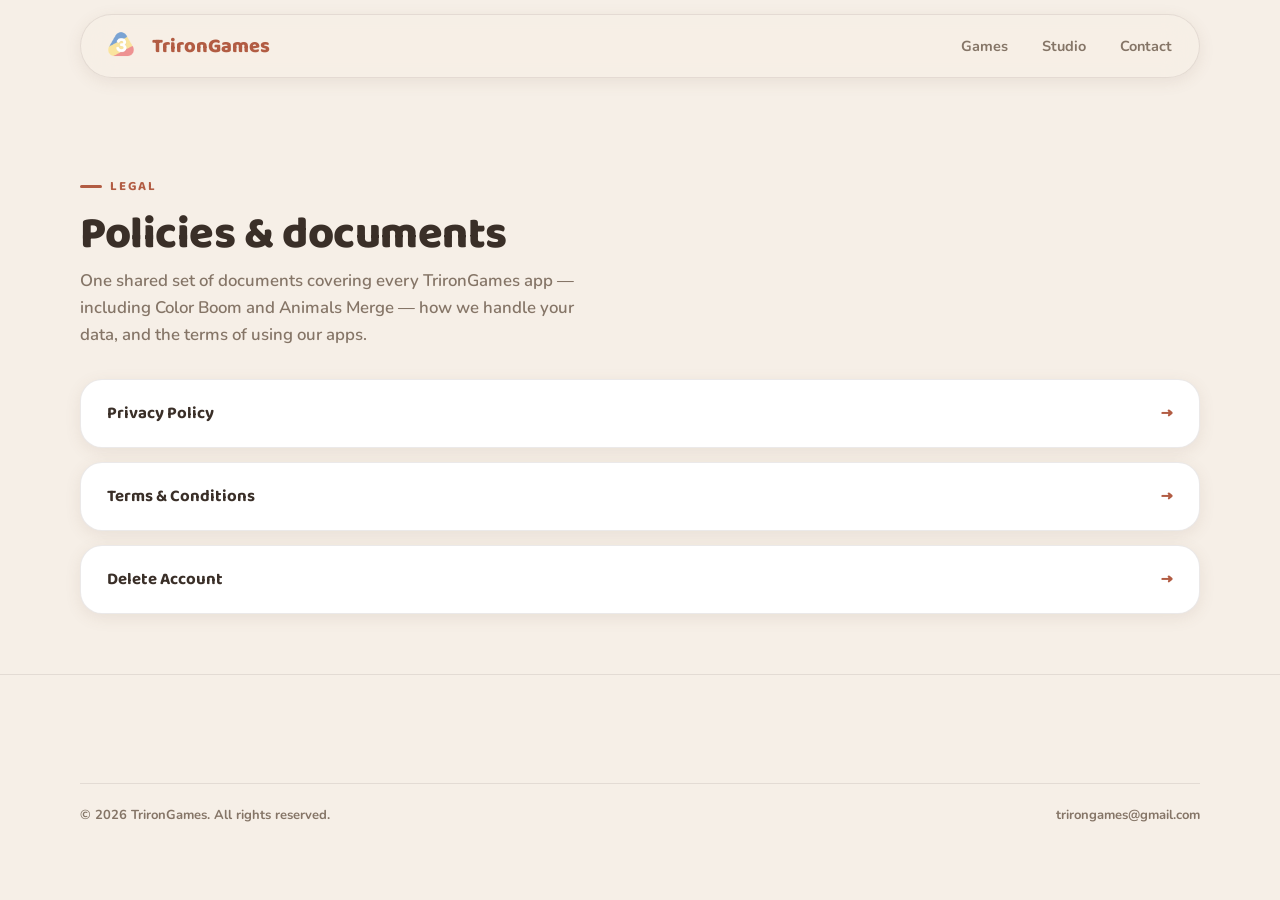
<file: legal/index.html>
<!DOCTYPE html>
<html lang="en">
<head>
<meta charset="UTF-8" />
<meta name="viewport" content="width=device-width, initial-scale=1.0" />
<title>Legal — TrironGames</title>
<meta name="description" content="Legal documents shared across all TrironGames apps, including Color Boom and Animals Merge: privacy policy, terms and conditions, and account deletion." />
<meta name="theme-color" content="#F97A2E" />
<link rel="canonical" href="https://yuseres.github.io/trirongames/legal/" />
<meta property="og:type" content="website" />
<meta property="og:site_name" content="TrironGames" />
<meta property="og:title" content="Legal — TrironGames" />
<meta property="og:description" content="Privacy policy, terms and conditions, and account deletion, shared across all TrironGames apps." />
<meta property="og:url" content="https://yuseres.github.io/trirongames/legal/" />
<meta property="og:image" content="https://yuseres.github.io/trirongames/assets/TrironGamesLogo2.png" />
<meta name="twitter:card" content="summary" />
<link rel="icon" href="../favicon.ico" sizes="any" />
<link rel="icon" type="image/png" href="../assets/TrironGamesLogo2.png" />
<link href="https://fonts.googleapis.com/css2?family=Baloo+2:wght@600;700;800&family=Nunito:wght@400;600;700;800&display=swap" rel="stylesheet" />
<link rel="stylesheet" href="../assets/site.css" />
<style>
  .legal-hero { padding: clamp(50px,7vw,80px) 0 20px; }
  .legal-hero h1 { font-size: clamp(2rem,4vw,2.8rem); }
  .legal-list { display: grid; gap: 14px; margin-top: 30px; }
  .legal-list a {
    display: flex; align-items: center; justify-content: space-between; gap: 16px;
    background: var(--card); border: 1px solid var(--line); border-radius: var(--r-md);
    padding: 20px 26px; box-shadow: var(--shadow-sm); color: var(--ink); font-weight: 700;
    font-family: var(--font-display); font-size: 1.05rem; transition: transform .2s;
  }
  .legal-list a:hover { transform: translateY(-2px); color: var(--ink); }
  .legal-list .arrow { color: var(--primary); }
</style>
</head>
<body>

<nav class="site-nav">
  <div class="wrap">
    <div class="nav-inner">
      <a class="site-brand" href="../index.html">
        <span class="mark"><img src="../assets/trirongames-icon.png" alt="" /></span>
        <span>TrironGames</span>
      </a>
      <div class="site-nav-links">
        <a href="../index.html#games">Games</a>
        <a href="../index.html#studio">Studio</a>
        <a href="mailto:trirongames@gmail.com">Contact</a>
      </div>
    </div>
  </div>
</nav>

<header class="legal-hero wrap">
  <span class="eyebrow">Legal</span>
  <h1 style="margin-top:14px;">Policies &amp; documents</h1>
  <p style="color:var(--ink-2); font-size:1.05rem; margin-top:10px; max-width:52ch;">One shared set of documents covering every TrironGames app — including Color Boom and Animals Merge — how we handle your data, and the terms of using our apps.</p>
  <div class="legal-list">
    <a href="privacy-policy.html">Privacy Policy <span class="arrow">→</span></a>
    <a href="terms.html">Terms &amp; Conditions <span class="arrow">→</span></a>
    <a href="delete-account.html">Delete Account <span class="arrow">→</span></a>
  </div>
</header>

<footer class="site-footer">
  <div class="wrap">
    <div class="footer-bot">
      <span>© 2026 TrironGames. All rights reserved.</span>
      <span>trirongames@gmail.com</span>
    </div>
  </div>
</footer>

</body>
</html>
</file>
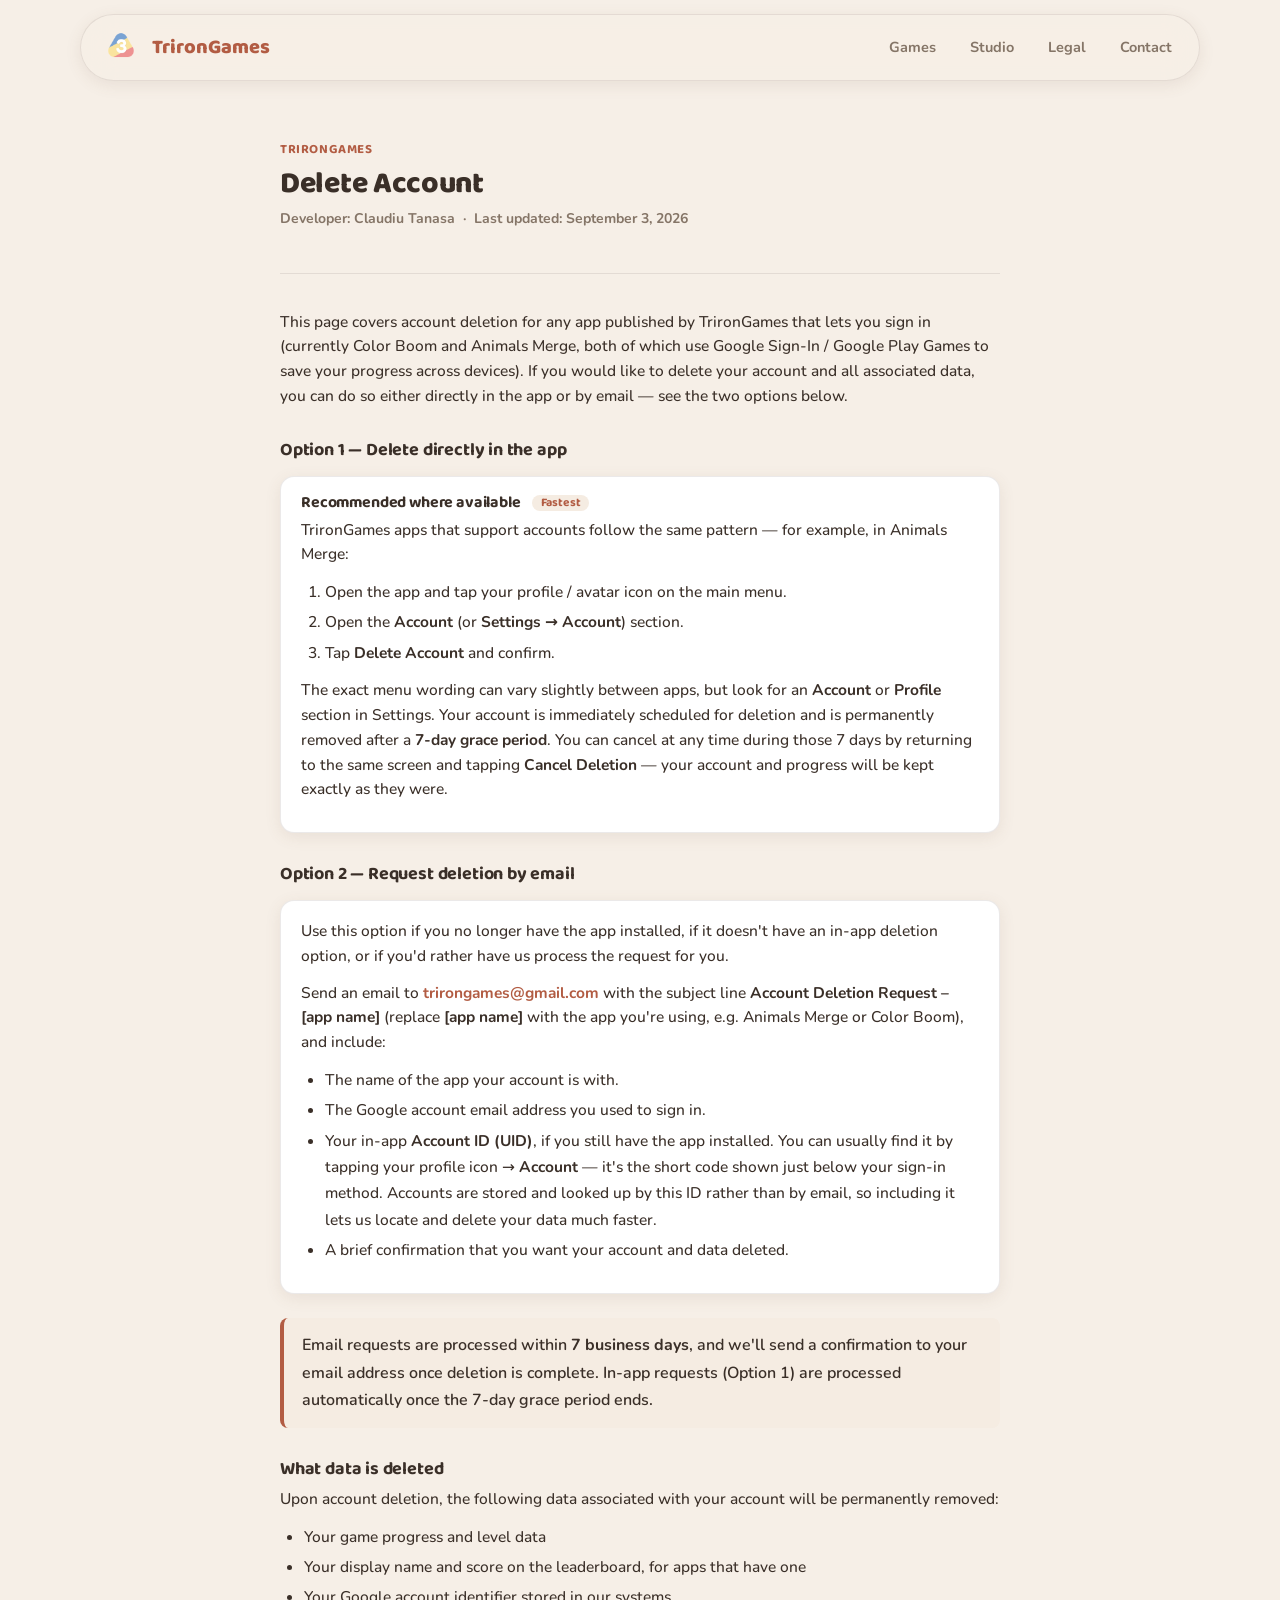
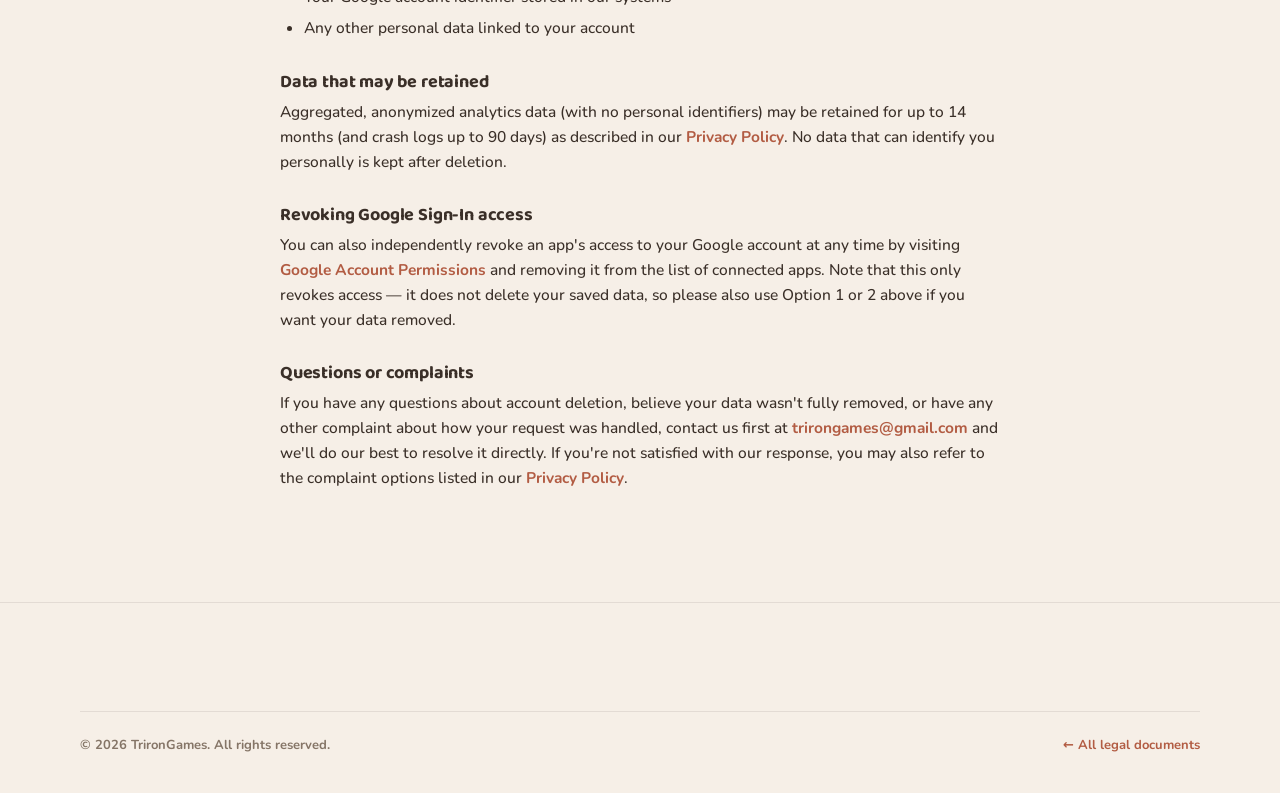
<file: legal/delete-account.html>
<!DOCTYPE html>
<html lang="en">
<head>
<meta charset="UTF-8">
<meta name="viewport" content="width=device-width, initial-scale=1.0">
<title>Delete Account – TrironGames</title>
<meta name="description" content="How to delete your account and associated data from any TrironGames app, in the app or by email request.">
<meta name="theme-color" content="#F97A2E">
<link rel="canonical" href="https://yuseres.github.io/trirongames/legal/delete-account.html">
<meta property="og:type" content="website">
<meta property="og:site_name" content="TrironGames">
<meta property="og:title" content="Delete Account – TrironGames">
<meta property="og:description" content="How to delete your account and associated data from any TrironGames app.">
<meta property="og:url" content="https://yuseres.github.io/trirongames/legal/delete-account.html">
<meta property="og:image" content="https://yuseres.github.io/trirongames/assets/TrironGamesLogo2.png">
<meta name="twitter:card" content="summary">
<link rel="icon" href="../favicon.ico" sizes="any">
<link rel="icon" type="image/png" href="../assets/TrironGamesLogo2.png">
<link href="https://fonts.googleapis.com/css2?family=Baloo+2:wght@600;700;800&family=Nunito:wght@400;500;600;700;800&display=swap" rel="stylesheet">
<link rel="stylesheet" href="../assets/site.css">
<style>
  * { box-sizing: border-box; }
  body { font-family: var(--font-body); background: var(--bg); color: var(--ink); line-height: 1.7; margin:0; }
  .legal-wrap { max-width: 760px; margin: 0 auto; padding: 0 20px 60px; }
  .legal-page-header { padding: 44px 0 30px; border-bottom: 1px solid var(--line); margin-bottom: 36px; }
  .app-name { font-family: var(--font-display); font-size: 13px; font-weight: 700; letter-spacing: .6px; text-transform: uppercase; color: var(--primary); margin-bottom: 8px; }
  .legal-page-header h1 { font-size: 30px; margin-bottom: 8px; }
  .meta { font-size: 14px; color: var(--ink-2); font-weight: 700; }
  h2 { font-family: var(--font-display); font-size: 18px; font-weight: 700; color: var(--ink); margin-top: 32px; margin-bottom: 8px; }
  h3 { font-family: var(--font-display); font-size: 16px; font-weight: 700; color: var(--ink); margin-top: 20px; margin-bottom: 6px; }
  p { font-size: 15.5px; color: var(--ink); font-weight: 500; margin: 0 0 12px; }
  ul, ol { margin: 0 0 12px; padding-left: 24px; }
  li { font-size: 15.5px; color: var(--ink); font-weight: 500; margin-bottom: 4px; }
  a { color: var(--primary); font-weight: 700; text-decoration: none; }
  a:hover { text-decoration: underline; }
  code { background: var(--card-2); padding: 1px 6px; border-radius: 4px; font-size: 14px; }
  .notice { background: var(--card-2); border-left: 4px solid var(--primary); padding: 14px 18px; border-radius: 8px; margin: 24px 0; }
  .option-box { border: 1px solid var(--line); background: var(--card); border-radius: 14px; padding: 18px 20px; margin: 16px 0 24px; box-shadow: var(--shadow-sm); }
  .option-box h3 { margin-top: 0; }
  .tag { display: inline-block; background: var(--card-2); color: var(--primary); font-size: 12px; font-weight: 700; padding: 2px 9px; border-radius: 20px; margin-left: 8px; vertical-align: middle; }
</style>
</head>
<body>

<nav class="site-nav">
  <div class="wrap">
    <div class="nav-inner">
      <a class="site-brand" href="../index.html">
        <span class="mark"><img src="../assets/trirongames-icon.png" alt="" /></span>
        <span>TrironGames</span>
      </a>
      <div class="site-nav-links">
        <a href="../index.html#games">Games</a>
        <a href="../index.html#studio">Studio</a>
        <a href="index.html">Legal</a>
        <a href="mailto:trirongames@gmail.com">Contact</a>
      </div>
    </div>
  </div>
</nav>
<div class="legal-wrap">
  <header class="legal-page-header">
    <div class="app-name">TrironGames</div>
    <h1>Delete Account</h1>
    <p class="meta">Developer: Claudiu Tanasa &nbsp;&middot;&nbsp; Last updated: September 3, 2026</p>
  </header>
<p>
        This page covers account deletion for any app published by TrironGames that lets you sign in
        (currently Color Boom and Animals Merge, both of which use Google Sign-In / Google Play Games
        to save your progress across devices). If you would like to delete your account and all
        associated data, you can do so either directly in the app or by email — see the two options below.
    </p>

    <h2>Option 1 — Delete directly in the app</h2>
    <div class="option-box">
        <h3>Recommended where available <span class="tag">Fastest</span></h3>
        <p>TrironGames apps that support accounts follow the same pattern — for example, in Animals Merge:</p>
        <ol>
            <li>Open the app and tap your profile / avatar icon on the main menu.</li>
            <li>Open the <strong>Account</strong> (or <strong>Settings → Account</strong>) section.</li>
            <li>Tap <strong>Delete Account</strong> and confirm.</li>
        </ol>
        <p>
            The exact menu wording can vary slightly between apps, but look for an <strong>Account</strong> or
            <strong>Profile</strong> section in Settings. Your account is immediately scheduled for deletion and
            is permanently removed after a <strong>7‑day grace period</strong>. You can cancel at any time during
            those 7 days by returning to the same screen and tapping <strong>Cancel Deletion</strong> — your
            account and progress will be kept exactly as they were.
        </p>
    </div>

    <h2>Option 2 — Request deletion by email</h2>
    <div class="option-box">
        <p>Use this option if you no longer have the app installed, if it doesn't have an in-app deletion option, or if you'd rather have us process the request for you.</p>
        <p>Send an email to <a href="mailto:trirongames@gmail.com">trirongames@gmail.com</a> with the subject line <strong>Account Deletion Request – [app name]</strong> (replace <strong>[app name]</strong> with the app you're using, e.g. Animals Merge or Color Boom), and include:</p>
        <ul>
            <li>The name of the app your account is with.</li>
            <li>The Google account email address you used to sign in.</li>
            <li>
                Your in-app <strong>Account ID (UID)</strong>, if you still have the app installed. You can usually find it by
                tapping your profile icon → <strong>Account</strong> — it's the short code shown just below your sign-in method.
                Accounts are stored and looked up by this ID rather than by email, so including it lets us locate and
                delete your data much faster.
            </li>
            <li>A brief confirmation that you want your account and data deleted.</li>
        </ul>
    </div>

    <div class="notice">
        Email requests are processed within <strong>7 business days</strong>, and we'll send a confirmation to your
        email address once deletion is complete. In-app requests (Option 1) are processed automatically once the
        7‑day grace period ends.
    </div>

    <h2>What data is deleted</h2>
    <p>Upon account deletion, the following data associated with your account will be permanently removed:</p>
    <ul>
        <li>Your game progress and level data</li>
        <li>Your display name and score on the leaderboard, for apps that have one</li>
        <li>Your Google account identifier stored in our systems</li>
        <li>Any other personal data linked to your account</li>
    </ul>

    <h2>Data that may be retained</h2>
    <p>
        Aggregated, anonymized analytics data (with no personal identifiers) may be retained for up to 14 months (and crash logs up to 90 days)
        as described in our <a href="privacy-policy.html">Privacy Policy</a>.
        No data that can identify you personally is kept after deletion.
    </p>

    <h2>Revoking Google Sign-In access</h2>
    <p>
        You can also independently revoke an app's access to your Google account at any time by visiting
        <a href="https://myaccount.google.com/permissions" target="_blank" rel="noopener">Google Account Permissions</a>
        and removing it from the list of connected apps. Note that this only revokes access — it does not
        delete your saved data, so please also use Option 1 or 2 above if you want your data removed.
    </p>

    <h2>Questions or complaints</h2>
    <p>
        If you have any questions about account deletion, believe your data wasn't fully removed, or have any other
        complaint about how your request was handled, contact us first at
        <a href="mailto:trirongames@gmail.com">trirongames@gmail.com</a> and we'll do our best to resolve it directly.
        If you're not satisfied with our response, you may also refer to the complaint options listed in our
        <a href="privacy-policy.html">Privacy Policy</a>.
    </p>
</div>

<footer class="site-footer">
  <div class="wrap">
    <div class="footer-bot">
      <span>© 2026 TrironGames. All rights reserved.</span>
      <span><a href="index.html">← All legal documents</a></span>
    </div>
  </div>
</footer>
</body>
</html>
</file>
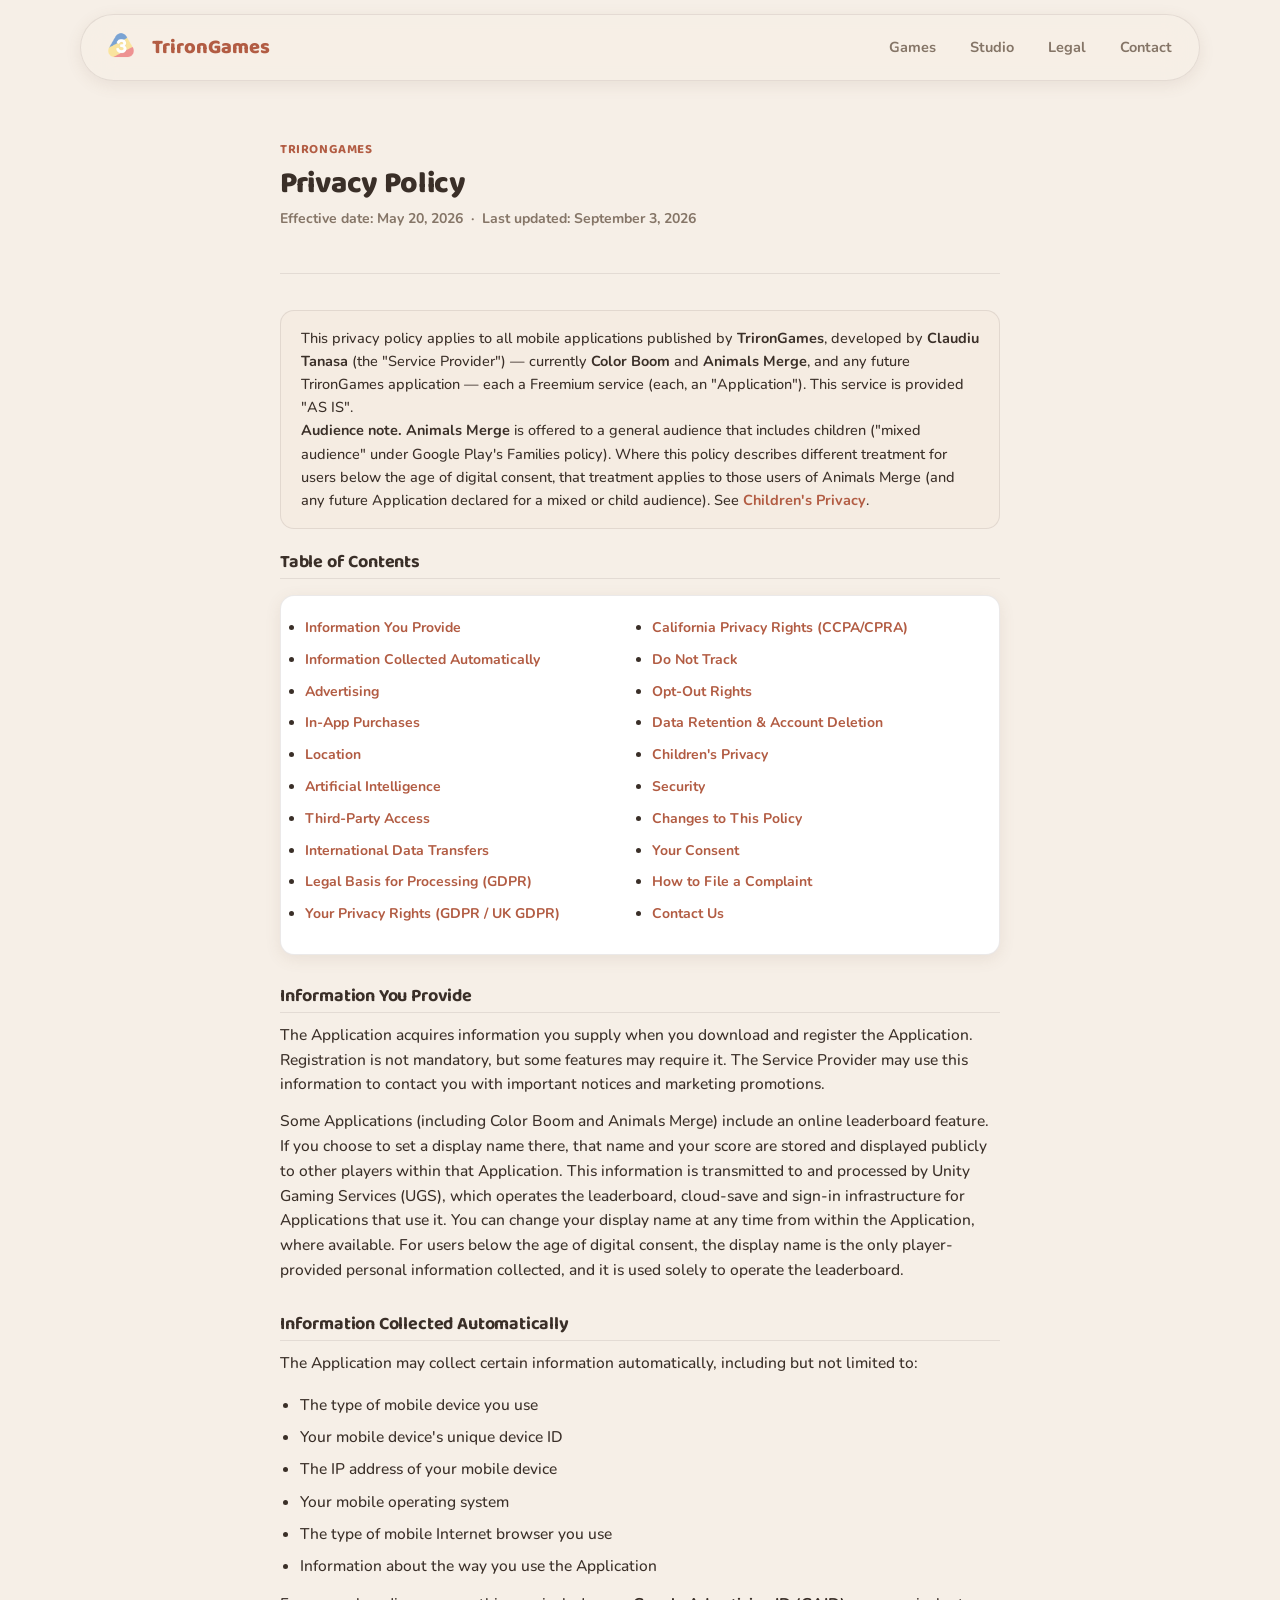
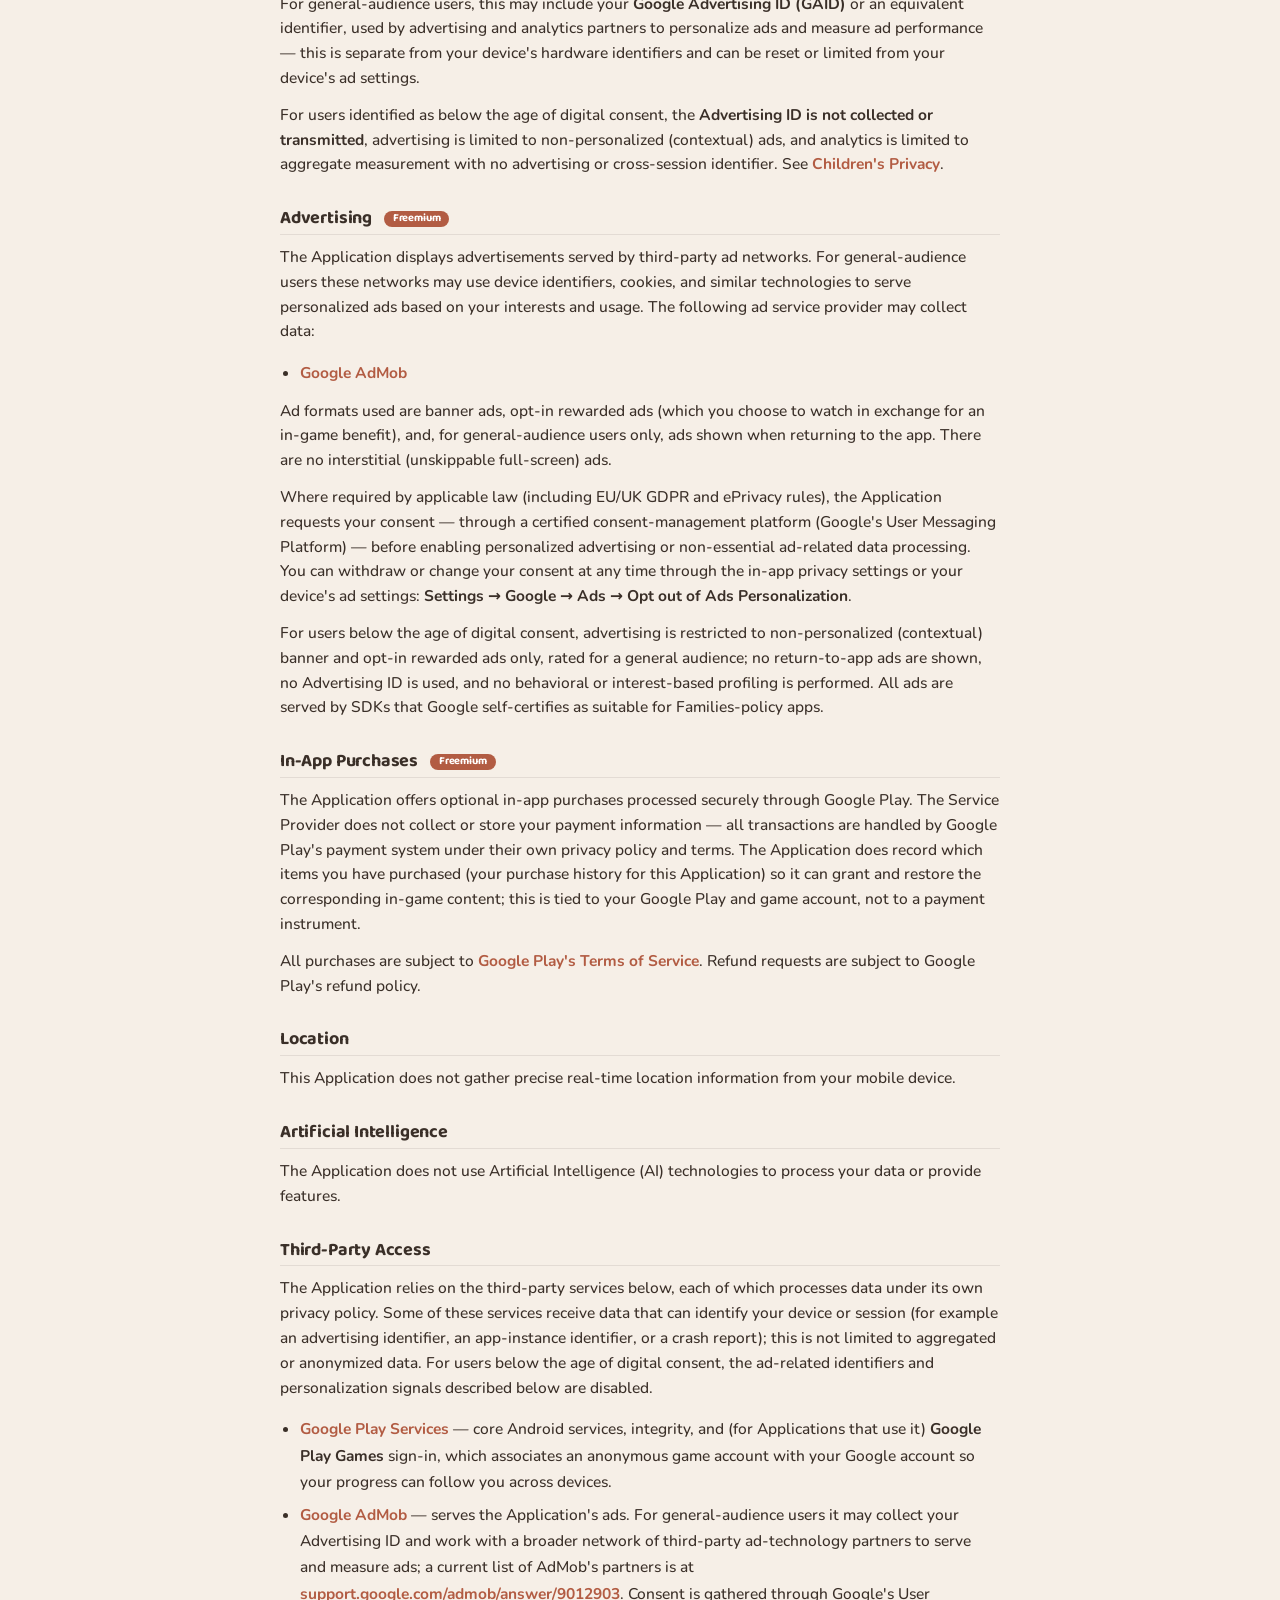
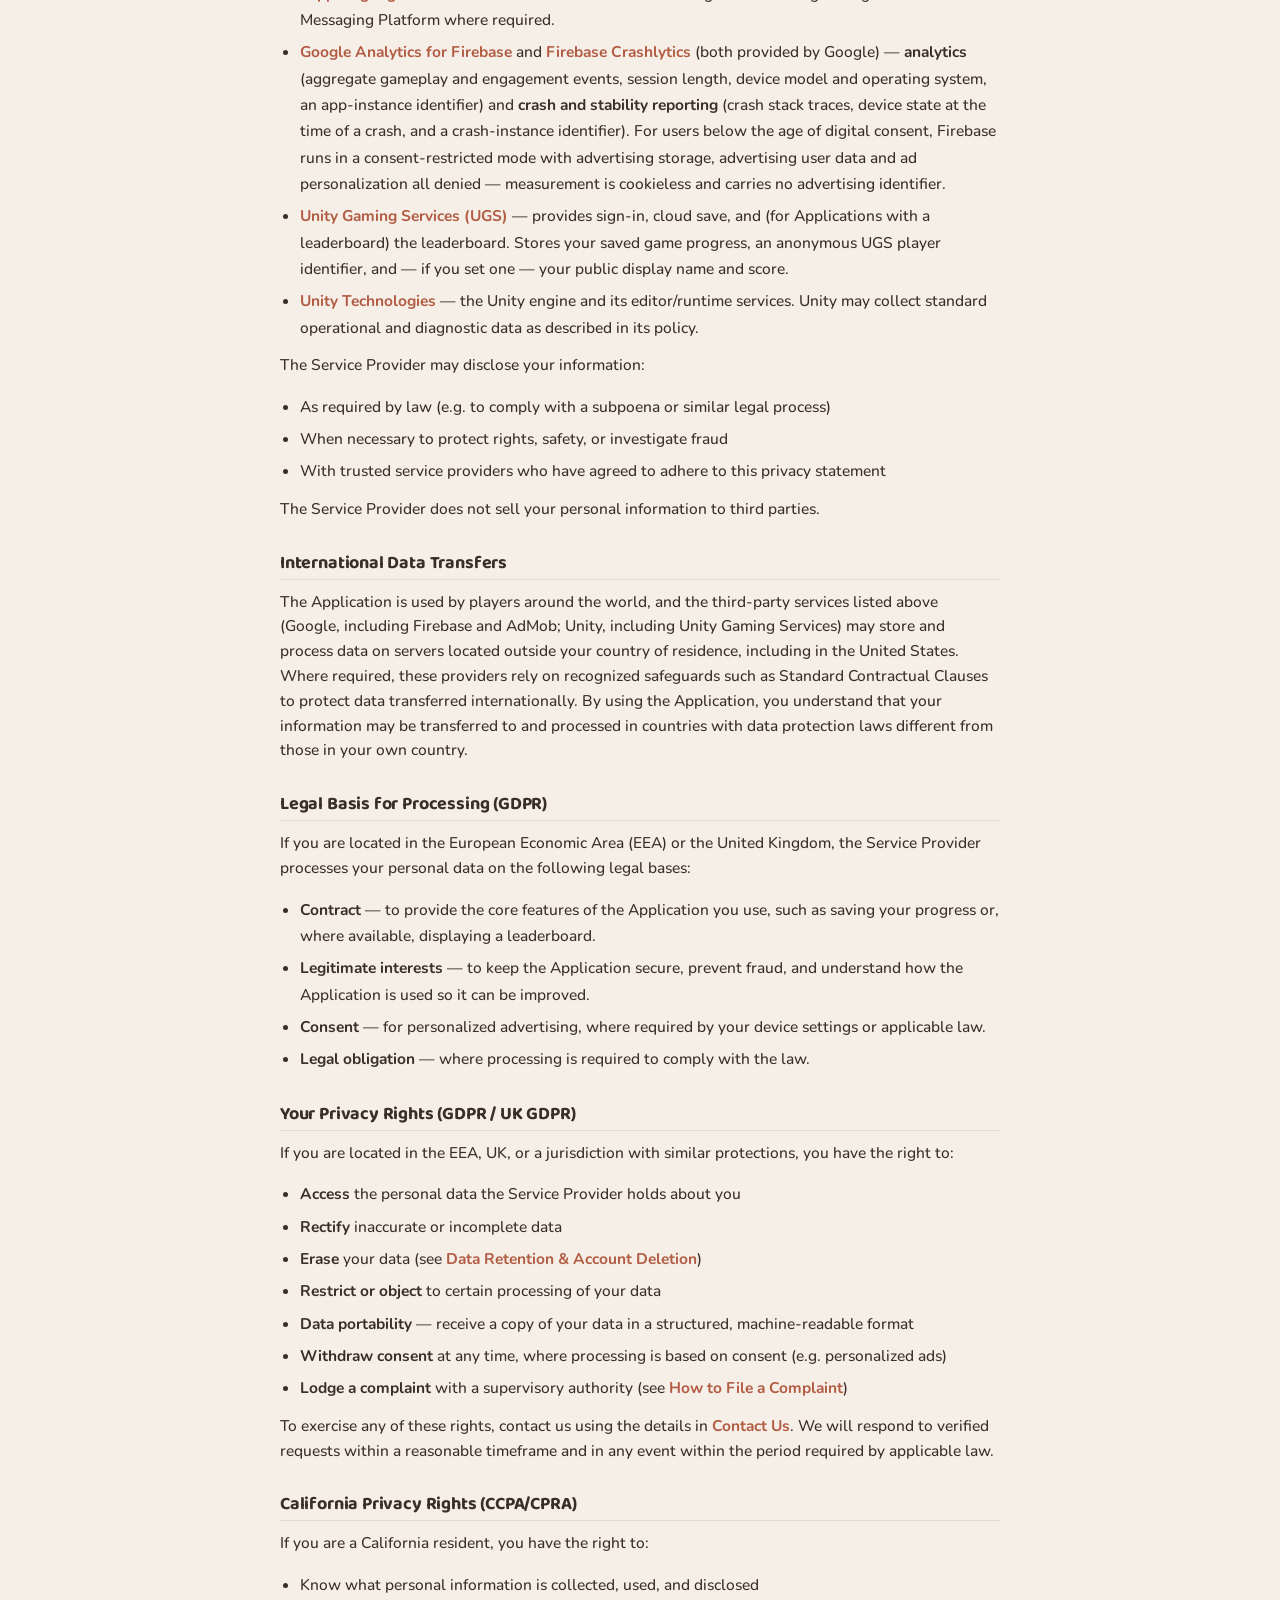
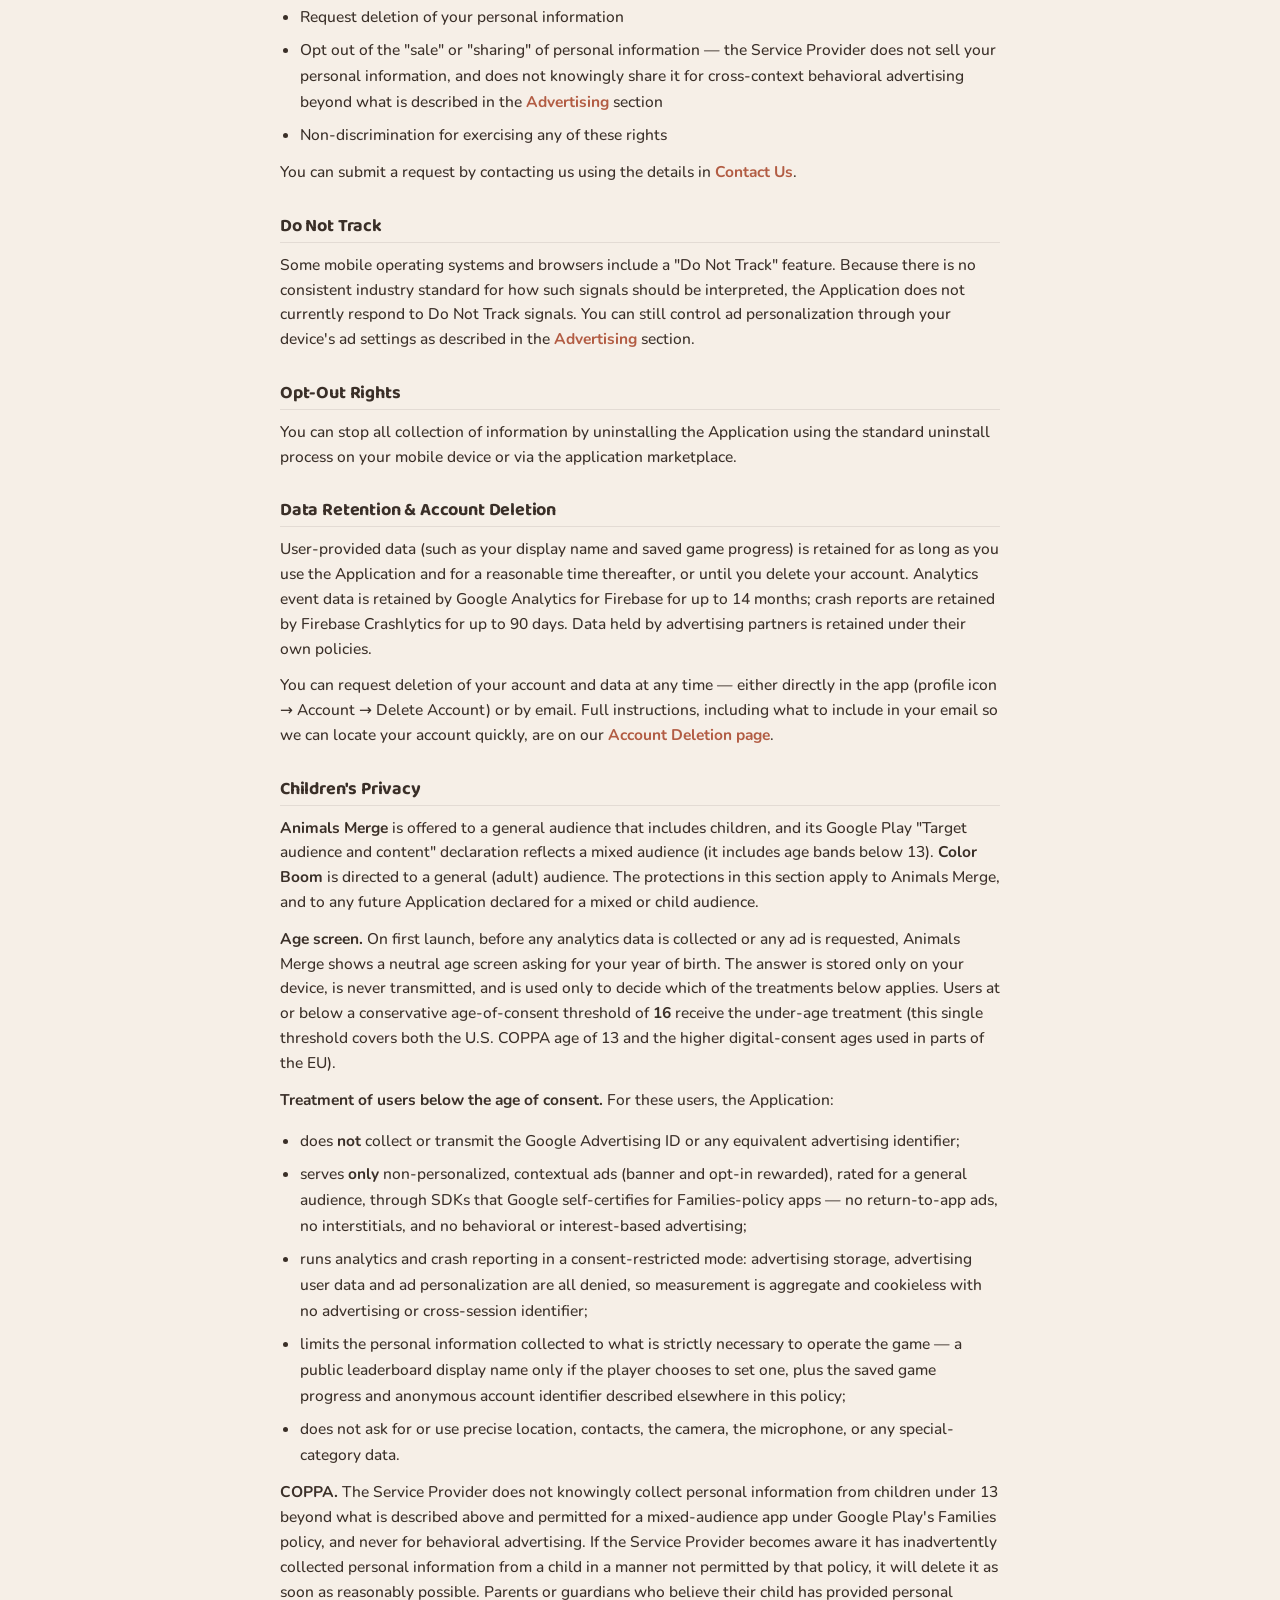
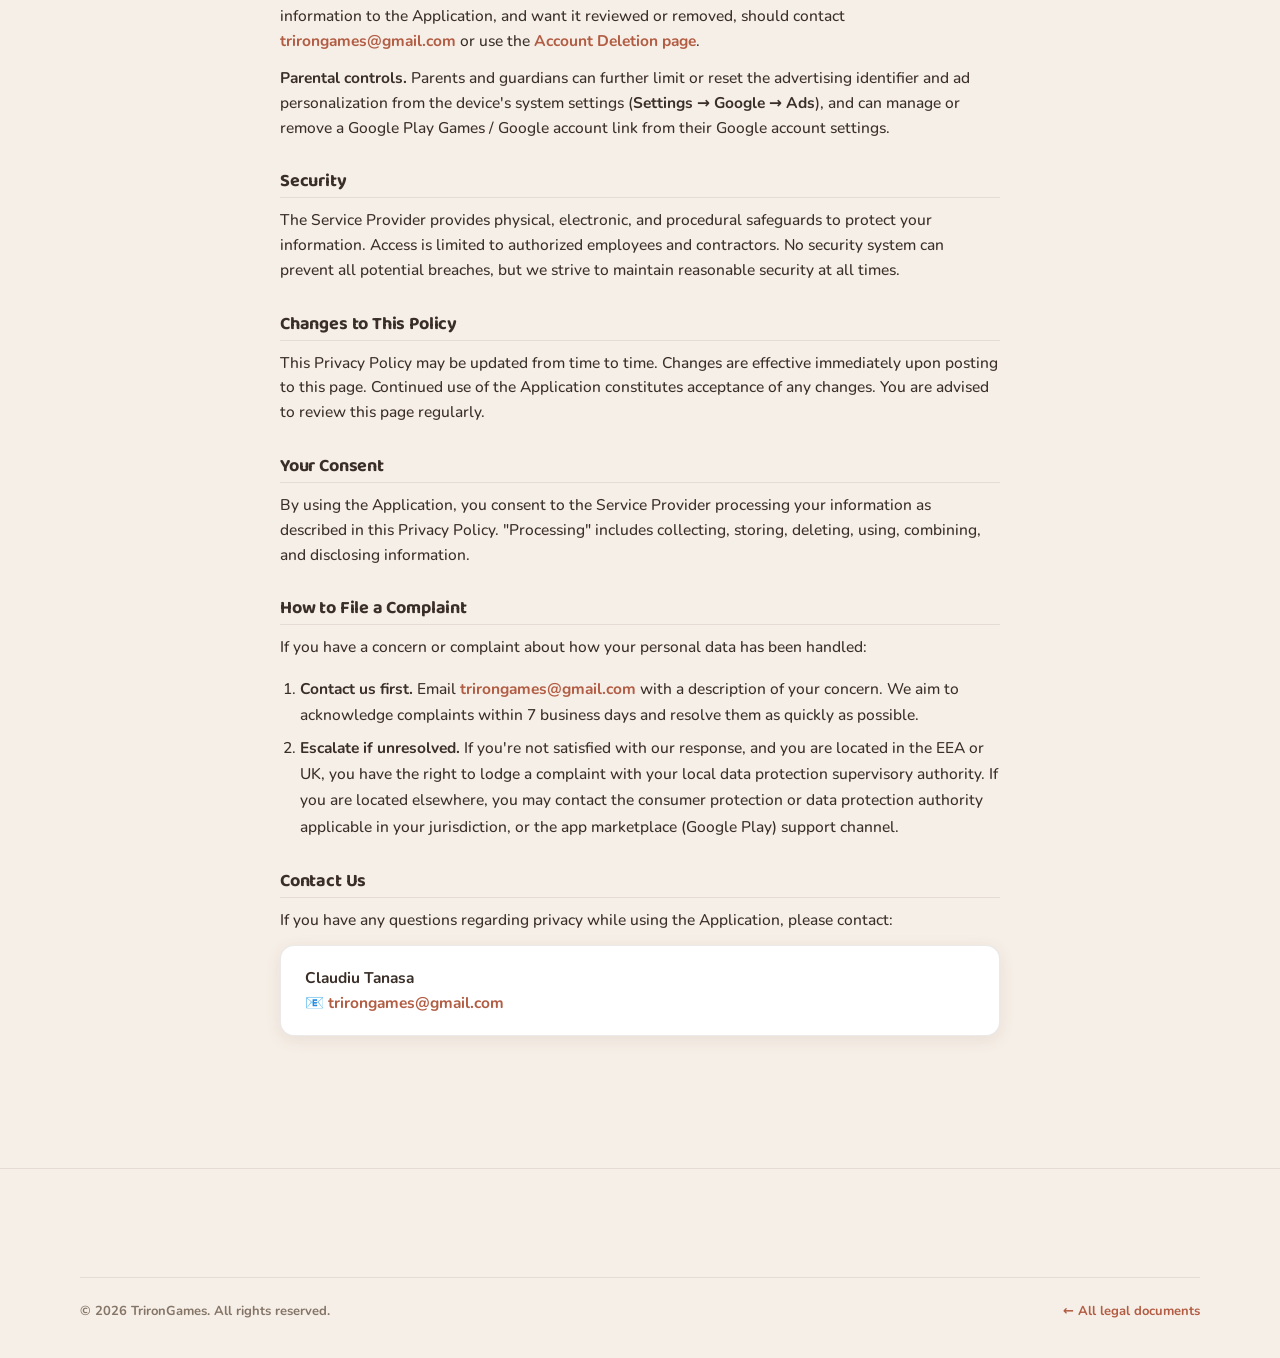
<file: legal/privacy-policy.html>
<!DOCTYPE html>
<html lang="en">
<head>
<meta charset="UTF-8">
<meta name="viewport" content="width=device-width, initial-scale=1.0">
<title>Privacy Policy — TrironGames</title>
<meta name="description" content="Privacy policy for all TrironGames apps, including Color Boom and Animals Merge: what data our apps collect, how it is used, and your choices.">
<meta name="theme-color" content="#F97A2E">
<link rel="canonical" href="https://yuseres.github.io/trirongames/legal/privacy-policy.html">
<meta property="og:type" content="website">
<meta property="og:site_name" content="TrironGames">
<meta property="og:title" content="Privacy Policy — TrironGames">
<meta property="og:description" content="What data our apps collect, how it is used, and your choices.">
<meta property="og:url" content="https://yuseres.github.io/trirongames/legal/privacy-policy.html">
<meta property="og:image" content="https://yuseres.github.io/trirongames/assets/TrironGamesLogo2.png">
<meta name="twitter:card" content="summary">
<link rel="icon" href="../favicon.ico" sizes="any">
<link rel="icon" type="image/png" href="../assets/TrironGamesLogo2.png">
<link href="https://fonts.googleapis.com/css2?family=Baloo+2:wght@600;700;800&family=Nunito:wght@400;500;600;700;800&display=swap" rel="stylesheet">
<link rel="stylesheet" href="../assets/site.css">
<style>
  * { box-sizing: border-box; }
  body { font-family: var(--font-body); background: var(--bg); color: var(--ink); line-height: 1.7; margin:0; }
  .legal-wrap { max-width: 760px; margin: 0 auto; padding: 0 20px 60px; }
  .legal-page-header { padding: 44px 0 30px; border-bottom: 1px solid var(--line); margin-bottom: 36px; }
  .app-name { font-family: var(--font-display); font-size: 13px; font-weight: 700; letter-spacing: .6px; text-transform: uppercase; color: var(--primary); margin-bottom: 8px; }
  .legal-page-header h1 { font-size: 30px; margin-bottom: 8px; }
  .meta { font-size: 14px; color: var(--ink-2); font-weight: 700; }
  section { margin-bottom: 32px; }
  h2 { font-family: var(--font-display); font-size: 18px; font-weight: 700; color: var(--ink); margin-bottom: 10px; padding-bottom: 6px; border-bottom: 1px solid var(--line); }
  h3 { font-family: var(--font-display); font-size: 15.5px; font-weight: 700; color: var(--ink); margin: 16px 0 6px; }
  p { font-size: 15.5px; color: var(--ink); font-weight: 500; margin-bottom: 12px; }
  ul, ol { padding-left: 20px; margin-bottom: 12px; }
  li { font-size: 15.5px; color: var(--ink); font-weight: 500; margin-bottom: 6px; }
  a { color: var(--primary); text-decoration: none; font-weight: 700; }
  a:hover { text-decoration: underline; }
  .contact-box { background: var(--card); border: 1px solid var(--line); border-radius: 14px; padding: 20px 24px; margin-top: 8px; box-shadow: var(--shadow-sm); }
  .contact-box p { margin: 0; }
  .notice { background: var(--card-2); border: 1px solid var(--line); border-radius: 14px; padding: 16px 20px; margin-bottom: 24px; }
  .notice p { margin: 0; font-size: 14.5px; color: var(--ink); }
  .badge { display: inline-block; background: var(--primary); color: #fff; font-size: 11px; font-weight: 700; padding: 2px 9px; border-radius: 20px; margin-left: 8px; vertical-align: middle; }
  .toc { background: var(--card); border: 1px solid var(--line); border-radius: 14px; padding: 20px 24px; columns: 2; column-gap: 24px; box-shadow: var(--shadow-sm); }
  .toc li { font-size: 14px; margin-bottom: 8px; break-inside: avoid; }
  .toc a { font-weight: 700; }
  @media (max-width: 480px) { .toc { columns: 1; } }
</style>
</head>
<body>

<nav class="site-nav">
  <div class="wrap">
    <div class="nav-inner">
      <a class="site-brand" href="../index.html">
        <span class="mark"><img src="../assets/trirongames-icon.png" alt="" /></span>
        <span>TrironGames</span>
      </a>
      <div class="site-nav-links">
        <a href="../index.html#games">Games</a>
        <a href="../index.html#studio">Studio</a>
        <a href="../legal/index.html">Legal</a>
        <a href="mailto:trirongames@gmail.com">Contact</a>
      </div>
    </div>
  </div>
</nav>
<div class="legal-wrap">
  <header class="legal-page-header">
    <div class="app-name">TrironGames</div>
    <h1>Privacy Policy</h1>
    <p class="meta">Effective date: May 20, 2026 &nbsp;·&nbsp; Last updated: September 3, 2026</p>
  </header>
<div class="notice">
    <p>This privacy policy applies to all mobile applications published by <strong>TrironGames</strong>, developed by <strong>Claudiu Tanasa</strong> (the "Service Provider") — currently <strong>Color Boom</strong> and <strong>Animals Merge</strong>, and any future TrironGames application — each a Freemium service (each, an "Application"). This service is provided "AS IS".</p>
    <p><strong>Audience note.</strong> <strong>Animals Merge</strong> is offered to a general audience that includes children ("mixed audience" under Google Play's Families policy). Where this policy describes different treatment for users below the age of digital consent, that treatment applies to those users of Animals Merge (and any future Application declared for a mixed or child audience). See <a href="#children">Children's Privacy</a>.</p>
  </div>

  <section>
    <h2>Table of Contents</h2>
    <ul class="toc">
      <li><a href="#info-provided">Information You Provide</a></li>
      <li><a href="#info-auto">Information Collected Automatically</a></li>
      <li><a href="#advertising">Advertising</a></li>
      <li><a href="#iap">In-App Purchases</a></li>
      <li><a href="#location">Location</a></li>
      <li><a href="#ai">Artificial Intelligence</a></li>
      <li><a href="#third-party">Third-Party Access</a></li>
      <li><a href="#international">International Data Transfers</a></li>
      <li><a href="#legal-basis">Legal Basis for Processing (GDPR)</a></li>
      <li><a href="#your-rights">Your Privacy Rights (GDPR / UK GDPR)</a></li>
      <li><a href="#ccpa">California Privacy Rights (CCPA/CPRA)</a></li>
      <li><a href="#dnt">Do Not Track</a></li>
      <li><a href="#opt-out">Opt-Out Rights</a></li>
      <li><a href="#retention">Data Retention &amp; Account Deletion</a></li>
      <li><a href="#children">Children's Privacy</a></li>
      <li><a href="#security">Security</a></li>
      <li><a href="#changes">Changes to This Policy</a></li>
      <li><a href="#consent">Your Consent</a></li>
      <li><a href="#complaints">How to File a Complaint</a></li>
      <li><a href="#contact">Contact Us</a></li>
    </ul>
  </section>

  <section id="info-provided">
    <h2>Information You Provide</h2>
    <p>The Application acquires information you supply when you download and register the Application. Registration is not mandatory, but some features may require it. The Service Provider may use this information to contact you with important notices and marketing promotions.</p>
    <p>Some Applications (including Color Boom and Animals Merge) include an online leaderboard feature. If you choose to set a display name there, that name and your score are stored and displayed publicly to other players within that Application. This information is transmitted to and processed by Unity Gaming Services (UGS), which operates the leaderboard, cloud-save and sign-in infrastructure for Applications that use it. You can change your display name at any time from within the Application, where available. For users below the age of digital consent, the display name is the only player-provided personal information collected, and it is used solely to operate the leaderboard.</p>
  </section>

  <section id="info-auto">
    <h2>Information Collected Automatically</h2>
    <p>The Application may collect certain information automatically, including but not limited to:</p>
    <ul>
      <li>The type of mobile device you use</li>
      <li>Your mobile device's unique device ID</li>
      <li>The IP address of your mobile device</li>
      <li>Your mobile operating system</li>
      <li>The type of mobile Internet browser you use</li>
      <li>Information about the way you use the Application</li>
    </ul>
    <p>For general-audience users, this may include your <strong>Google Advertising ID (GAID)</strong> or an equivalent identifier, used by advertising and analytics partners to personalize ads and measure ad performance — this is separate from your device's hardware identifiers and can be reset or limited from your device's ad settings.</p>
    <p>For users identified as below the age of digital consent, the <strong>Advertising ID is not collected or transmitted</strong>, advertising is limited to non-personalized (contextual) ads, and analytics is limited to aggregate measurement with no advertising or cross-session identifier. See <a href="#children">Children's Privacy</a>.</p>
  </section>

  <section id="advertising">
    <h2>Advertising <span class="badge">Freemium</span></h2>
    <p>The Application displays advertisements served by third-party ad networks. For general-audience users these networks may use device identifiers, cookies, and similar technologies to serve personalized ads based on your interests and usage. The following ad service provider may collect data:</p>
    <ul>
      <li><a href="https://policies.google.com/privacy" target="_blank">Google AdMob</a></li>
    </ul>
    <p>Ad formats used are banner ads, opt-in rewarded ads (which you choose to watch in exchange for an in-game benefit), and, for general-audience users only, ads shown when returning to the app. There are no interstitial (unskippable full-screen) ads.</p>
    <p>Where required by applicable law (including EU/UK GDPR and ePrivacy rules), the Application requests your consent — through a certified consent-management platform (Google's User Messaging Platform) — before enabling personalized advertising or non-essential ad-related data processing. You can withdraw or change your consent at any time through the in-app privacy settings or your device's ad settings: <strong>Settings → Google → Ads → Opt out of Ads Personalization</strong>.</p>
    <p>For users below the age of digital consent, advertising is restricted to non-personalized (contextual) banner and opt-in rewarded ads only, rated for a general audience; no return-to-app ads are shown, no Advertising ID is used, and no behavioral or interest-based profiling is performed. All ads are served by SDKs that Google self-certifies as suitable for Families-policy apps.</p>
  </section>

  <section id="iap">
    <h2>In-App Purchases <span class="badge">Freemium</span></h2>
    <p>The Application offers optional in-app purchases processed securely through Google Play. The Service Provider does not collect or store your payment information — all transactions are handled by Google Play's payment system under their own privacy policy and terms. The Application does record which items you have purchased (your purchase history for this Application) so it can grant and restore the corresponding in-game content; this is tied to your Google Play and game account, not to a payment instrument.</p>
    <p>All purchases are subject to <a href="https://play.google.com/about/play-terms/" target="_blank">Google Play's Terms of Service</a>. Refund requests are subject to Google Play's refund policy.</p>
  </section>

  <section id="location">
    <h2>Location</h2>
    <p>This Application does not gather precise real-time location information from your mobile device.</p>
  </section>

  <section id="ai">
    <h2>Artificial Intelligence</h2>
    <p>The Application does not use Artificial Intelligence (AI) technologies to process your data or provide features.</p>
  </section>

  <section id="third-party">
    <h2>Third-Party Access</h2>
    <p>The Application relies on the third-party services below, each of which processes data under its own privacy policy. Some of these services receive data that can identify your device or session (for example an advertising identifier, an app-instance identifier, or a crash report); this is not limited to aggregated or anonymized data. For users below the age of digital consent, the ad-related identifiers and personalization signals described below are disabled.</p>
    <ul>
      <li><a href="https://www.google.com/policies/privacy/" target="_blank">Google Play Services</a> — core Android services, integrity, and (for Applications that use it) <strong>Google Play Games</strong> sign-in, which associates an anonymous game account with your Google account so your progress can follow you across devices.</li>
      <li><a href="https://policies.google.com/privacy" target="_blank">Google AdMob</a> — serves the Application's ads. For general-audience users it may collect your Advertising ID and work with a broader network of third-party ad-technology partners to serve and measure ads; a current list of AdMob's partners is at <a href="https://support.google.com/admob/answer/9012903" target="_blank">support.google.com/admob/answer/9012903</a>. Consent is gathered through Google's User Messaging Platform where required.</li>
      <li><a href="https://firebase.google.com/support/privacy" target="_blank">Google Analytics for Firebase</a> and <a href="https://firebase.google.com/support/privacy" target="_blank">Firebase Crashlytics</a> (both provided by Google) — <strong>analytics</strong> (aggregate gameplay and engagement events, session length, device model and operating system, an app-instance identifier) and <strong>crash and stability reporting</strong> (crash stack traces, device state at the time of a crash, and a crash-instance identifier). For users below the age of digital consent, Firebase runs in a consent-restricted mode with advertising storage, advertising user data and ad personalization all denied — measurement is cookieless and carries no advertising identifier.</li>
      <li><a href="https://unity.com/legal/game-player-and-app-user-privacy-policy" target="_blank">Unity Gaming Services (UGS)</a> — provides sign-in, cloud save, and (for Applications with a leaderboard) the leaderboard. Stores your saved game progress, an anonymous UGS player identifier, and — if you set one — your public display name and score.</li>
      <li><a href="https://unity3d.com/legal/privacy-policy" target="_blank">Unity Technologies</a> — the Unity engine and its editor/runtime services. Unity may collect standard operational and diagnostic data as described in its policy.</li>
    </ul>
    <p>The Service Provider may disclose your information:</p>
    <ul>
      <li>As required by law (e.g. to comply with a subpoena or similar legal process)</li>
      <li>When necessary to protect rights, safety, or investigate fraud</li>
      <li>With trusted service providers who have agreed to adhere to this privacy statement</li>
    </ul>
    <p>The Service Provider does not sell your personal information to third parties.</p>
  </section>

  <section id="international">
    <h2>International Data Transfers</h2>
    <p>The Application is used by players around the world, and the third-party services listed above (Google, including Firebase and AdMob; Unity, including Unity Gaming Services) may store and process data on servers located outside your country of residence, including in the United States. Where required, these providers rely on recognized safeguards such as Standard Contractual Clauses to protect data transferred internationally. By using the Application, you understand that your information may be transferred to and processed in countries with data protection laws different from those in your own country.</p>
  </section>

  <section id="legal-basis">
    <h2>Legal Basis for Processing (GDPR)</h2>
    <p>If you are located in the European Economic Area (EEA) or the United Kingdom, the Service Provider processes your personal data on the following legal bases:</p>
    <ul>
      <li><strong>Contract</strong> — to provide the core features of the Application you use, such as saving your progress or, where available, displaying a leaderboard.</li>
      <li><strong>Legitimate interests</strong> — to keep the Application secure, prevent fraud, and understand how the Application is used so it can be improved.</li>
      <li><strong>Consent</strong> — for personalized advertising, where required by your device settings or applicable law.</li>
      <li><strong>Legal obligation</strong> — where processing is required to comply with the law.</li>
    </ul>
  </section>

  <section id="your-rights">
    <h2>Your Privacy Rights (GDPR / UK GDPR)</h2>
    <p>If you are located in the EEA, UK, or a jurisdiction with similar protections, you have the right to:</p>
    <ul>
      <li><strong>Access</strong> the personal data the Service Provider holds about you</li>
      <li><strong>Rectify</strong> inaccurate or incomplete data</li>
      <li><strong>Erase</strong> your data (see <a href="#retention">Data Retention &amp; Account Deletion</a>)</li>
      <li><strong>Restrict or object</strong> to certain processing of your data</li>
      <li><strong>Data portability</strong> — receive a copy of your data in a structured, machine-readable format</li>
      <li><strong>Withdraw consent</strong> at any time, where processing is based on consent (e.g. personalized ads)</li>
      <li><strong>Lodge a complaint</strong> with a supervisory authority (see <a href="#complaints">How to File a Complaint</a>)</li>
    </ul>
    <p>To exercise any of these rights, contact us using the details in <a href="#contact">Contact Us</a>. We will respond to verified requests within a reasonable timeframe and in any event within the period required by applicable law.</p>
  </section>

  <section id="ccpa">
    <h2>California Privacy Rights (CCPA/CPRA)</h2>
    <p>If you are a California resident, you have the right to:</p>
    <ul>
      <li>Know what personal information is collected, used, and disclosed</li>
      <li>Request deletion of your personal information</li>
      <li>Opt out of the "sale" or "sharing" of personal information — the Service Provider does not sell your personal information, and does not knowingly share it for cross-context behavioral advertising beyond what is described in the <a href="#advertising">Advertising</a> section</li>
      <li>Non-discrimination for exercising any of these rights</li>
    </ul>
    <p>You can submit a request by contacting us using the details in <a href="#contact">Contact Us</a>.</p>
  </section>

  <section id="dnt">
    <h2>Do Not Track</h2>
    <p>Some mobile operating systems and browsers include a "Do Not Track" feature. Because there is no consistent industry standard for how such signals should be interpreted, the Application does not currently respond to Do Not Track signals. You can still control ad personalization through your device's ad settings as described in the <a href="#advertising">Advertising</a> section.</p>
  </section>

  <section id="opt-out">
    <h2>Opt-Out Rights</h2>
    <p>You can stop all collection of information by uninstalling the Application using the standard uninstall process on your mobile device or via the application marketplace.</p>
  </section>

  <section id="retention">
    <h2>Data Retention &amp; Account Deletion</h2>
    <p>User-provided data (such as your display name and saved game progress) is retained for as long as you use the Application and for a reasonable time thereafter, or until you delete your account. Analytics event data is retained by Google Analytics for Firebase for up to 14 months; crash reports are retained by Firebase Crashlytics for up to 90 days. Data held by advertising partners is retained under their own policies.</p>
    <p>You can request deletion of your account and data at any time — either directly in the app (profile icon → Account → Delete Account) or by email. Full instructions, including what to include in your email so we can locate your account quickly, are on our <a href="delete-account.html">Account Deletion page</a>.</p>
  </section>

  <section id="children">
    <h2>Children's Privacy</h2>
    <p><strong>Animals Merge</strong> is offered to a general audience that includes children, and its Google Play "Target audience and content" declaration reflects a mixed audience (it includes age bands below 13). <strong>Color Boom</strong> is directed to a general (adult) audience. The protections in this section apply to Animals Merge, and to any future Application declared for a mixed or child audience.</p>
    <p><strong>Age screen.</strong> On first launch, before any analytics data is collected or any ad is requested, Animals Merge shows a neutral age screen asking for your year of birth. The answer is stored only on your device, is never transmitted, and is used only to decide which of the treatments below applies. Users at or below a conservative age-of-consent threshold of <strong>16</strong> receive the under-age treatment (this single threshold covers both the U.S. COPPA age of 13 and the higher digital-consent ages used in parts of the EU).</p>
    <p><strong>Treatment of users below the age of consent.</strong> For these users, the Application:</p>
    <ul>
      <li>does <strong>not</strong> collect or transmit the Google Advertising ID or any equivalent advertising identifier;</li>
      <li>serves <strong>only</strong> non-personalized, contextual ads (banner and opt-in rewarded), rated for a general audience, through SDKs that Google self-certifies for Families-policy apps — no return-to-app ads, no interstitials, and no behavioral or interest-based advertising;</li>
      <li>runs analytics and crash reporting in a consent-restricted mode: advertising storage, advertising user data and ad personalization are all denied, so measurement is aggregate and cookieless with no advertising or cross-session identifier;</li>
      <li>limits the personal information collected to what is strictly necessary to operate the game — a public leaderboard display name only if the player chooses to set one, plus the saved game progress and anonymous account identifier described elsewhere in this policy;</li>
      <li>does not ask for or use precise location, contacts, the camera, the microphone, or any special-category data.</li>
    </ul>
    <p><strong>COPPA.</strong> The Service Provider does not knowingly collect personal information from children under 13 beyond what is described above and permitted for a mixed-audience app under Google Play's Families policy, and never for behavioral advertising. If the Service Provider becomes aware it has inadvertently collected personal information from a child in a manner not permitted by that policy, it will delete it as soon as reasonably possible. Parents or guardians who believe their child has provided personal information to the Application, and want it reviewed or removed, should contact <a href="mailto:trirongames@gmail.com">trirongames@gmail.com</a> or use the <a href="delete-account.html">Account Deletion page</a>.</p>
    <p><strong>Parental controls.</strong> Parents and guardians can further limit or reset the advertising identifier and ad personalization from the device's system settings (<strong>Settings → Google → Ads</strong>), and can manage or remove a Google Play Games / Google account link from their Google account settings.</p>
  </section>

  <section id="security">
    <h2>Security</h2>
    <p>The Service Provider provides physical, electronic, and procedural safeguards to protect your information. Access is limited to authorized employees and contractors. No security system can prevent all potential breaches, but we strive to maintain reasonable security at all times.</p>
  </section>

  <section id="changes">
    <h2>Changes to This Policy</h2>
    <p>This Privacy Policy may be updated from time to time. Changes are effective immediately upon posting to this page. Continued use of the Application constitutes acceptance of any changes. You are advised to review this page regularly.</p>
  </section>

  <section id="consent">
    <h2>Your Consent</h2>
    <p>By using the Application, you consent to the Service Provider processing your information as described in this Privacy Policy. "Processing" includes collecting, storing, deleting, using, combining, and disclosing information.</p>
  </section>

  <section id="complaints">
    <h2>How to File a Complaint</h2>
    <p>If you have a concern or complaint about how your personal data has been handled:</p>
    <ol>
      <li><strong>Contact us first.</strong> Email <a href="mailto:trirongames@gmail.com">trirongames@gmail.com</a> with a description of your concern. We aim to acknowledge complaints within 7 business days and resolve them as quickly as possible.</li>
      <li><strong>Escalate if unresolved.</strong> If you're not satisfied with our response, and you are located in the EEA or UK, you have the right to lodge a complaint with your local data protection supervisory authority. If you are located elsewhere, you may contact the consumer protection or data protection authority applicable in your jurisdiction, or the app marketplace (Google Play) support channel.</li>
    </ol>
  </section>

  <section id="contact">
    <h2>Contact Us</h2>
    <p>If you have any questions regarding privacy while using the Application, please contact:</p>
    <div class="contact-box">
      <p><strong>Claudiu Tanasa</strong><br>
      📧 <a href="mailto:trirongames@gmail.com">trirongames@gmail.com</a></p>
    </div>
  </section>
</div>

<footer class="site-footer">
  <div class="wrap">
    <div class="footer-bot">
      <span>© 2026 TrironGames. All rights reserved.</span>
      <span><a href="index.html">← All legal documents</a></span>
    </div>
  </div>
</footer>
</body>
</html>
</file>
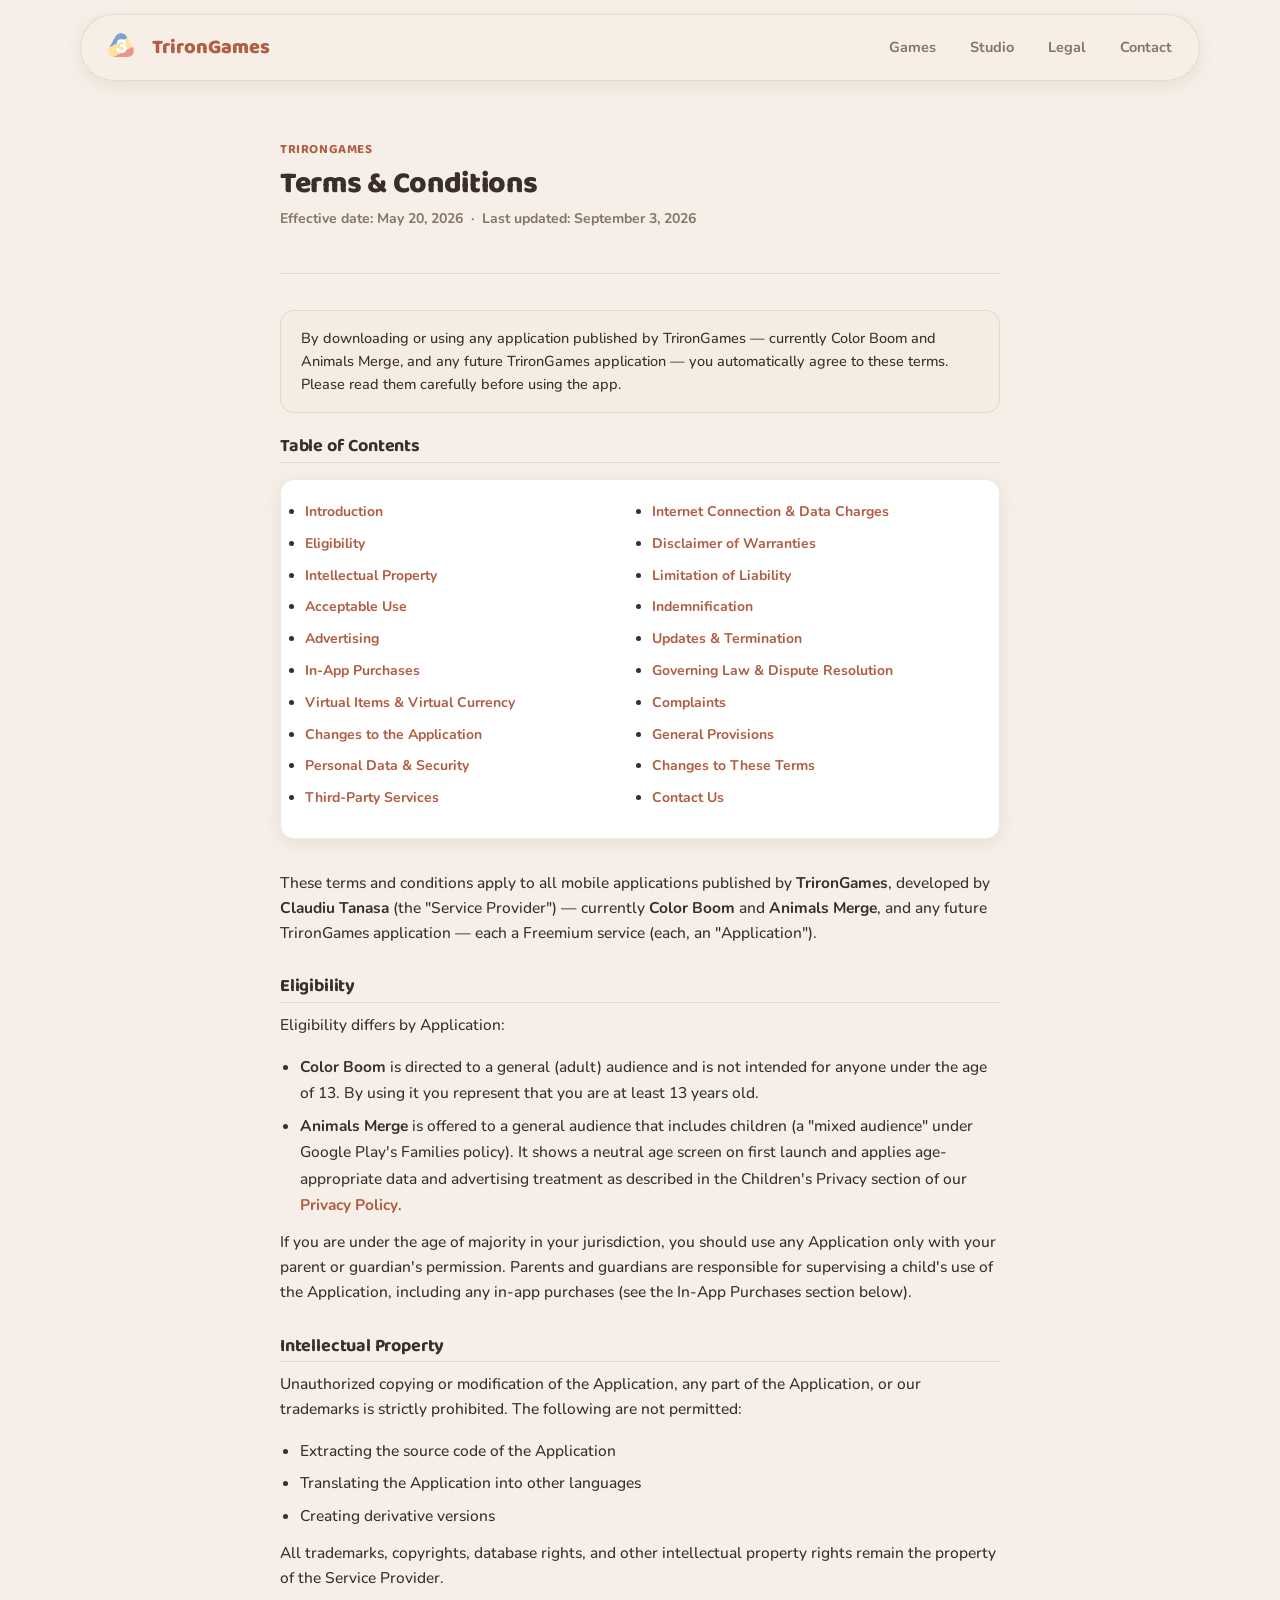
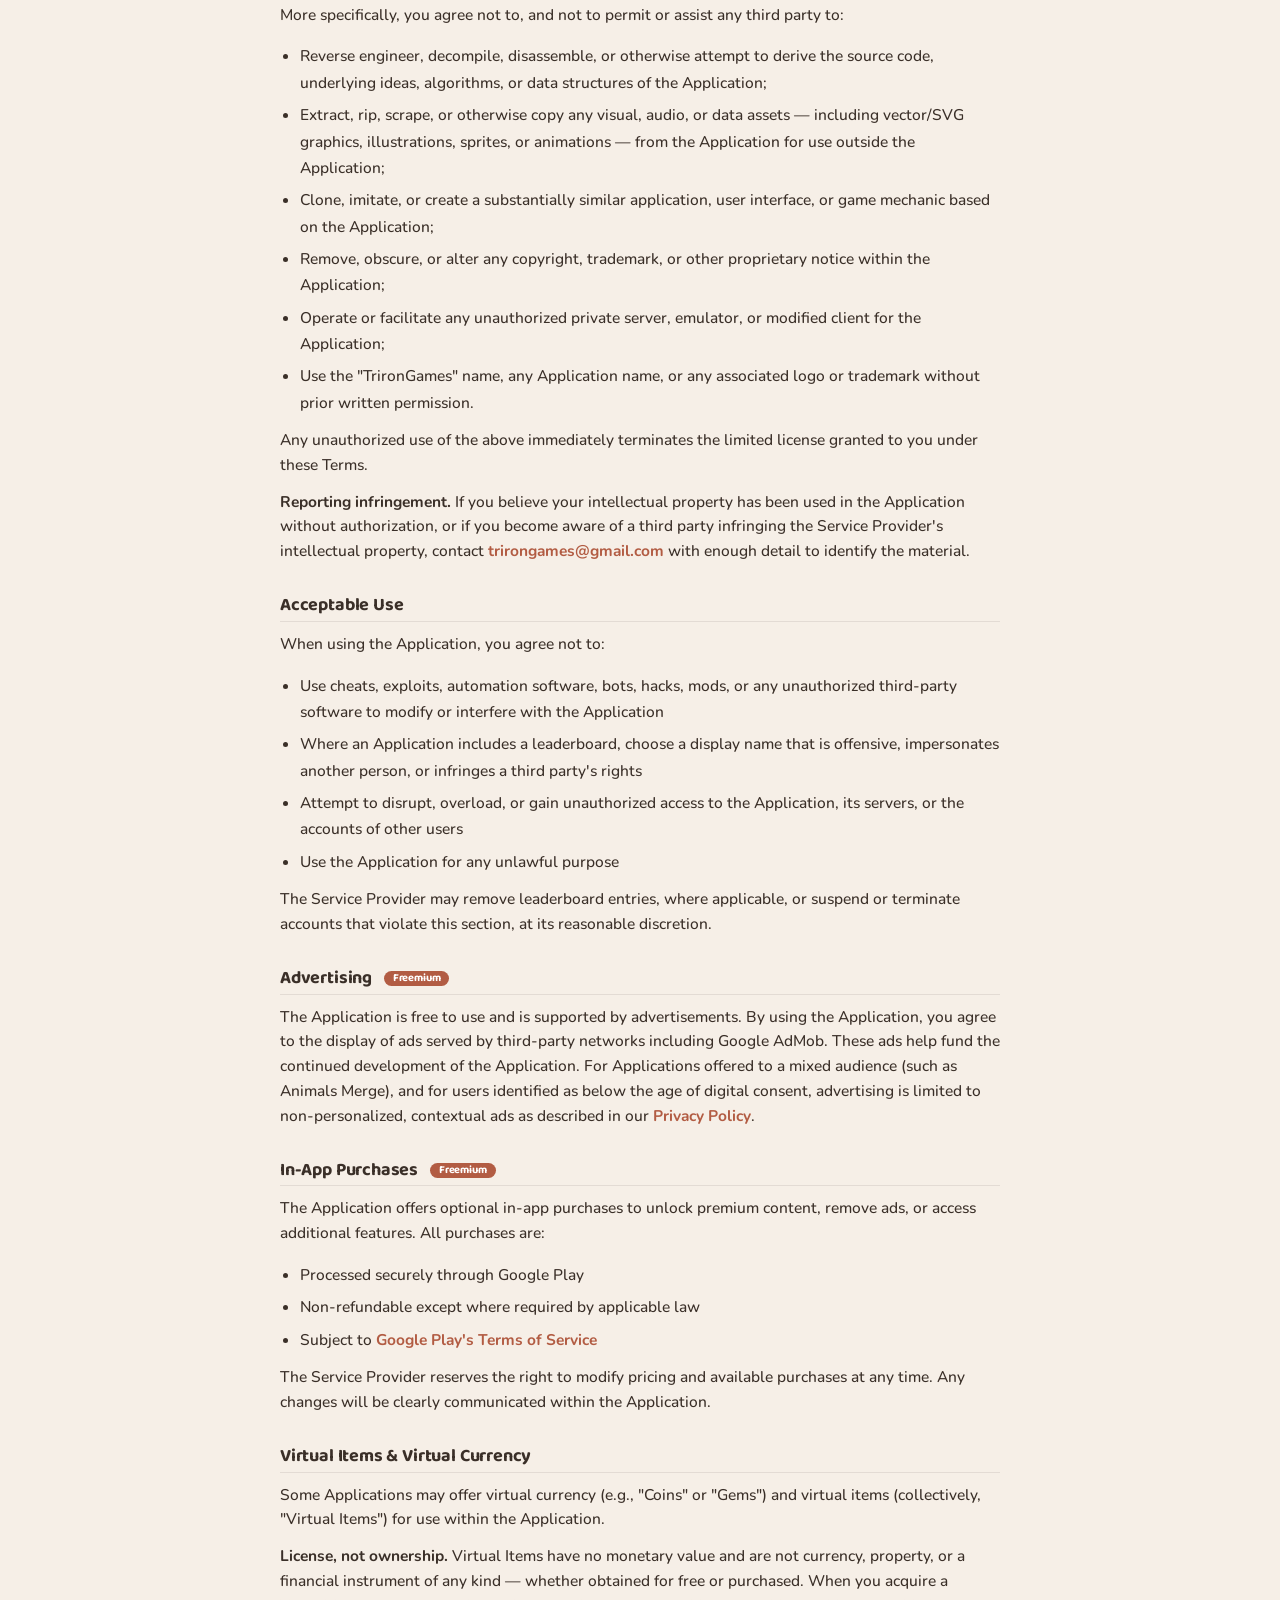
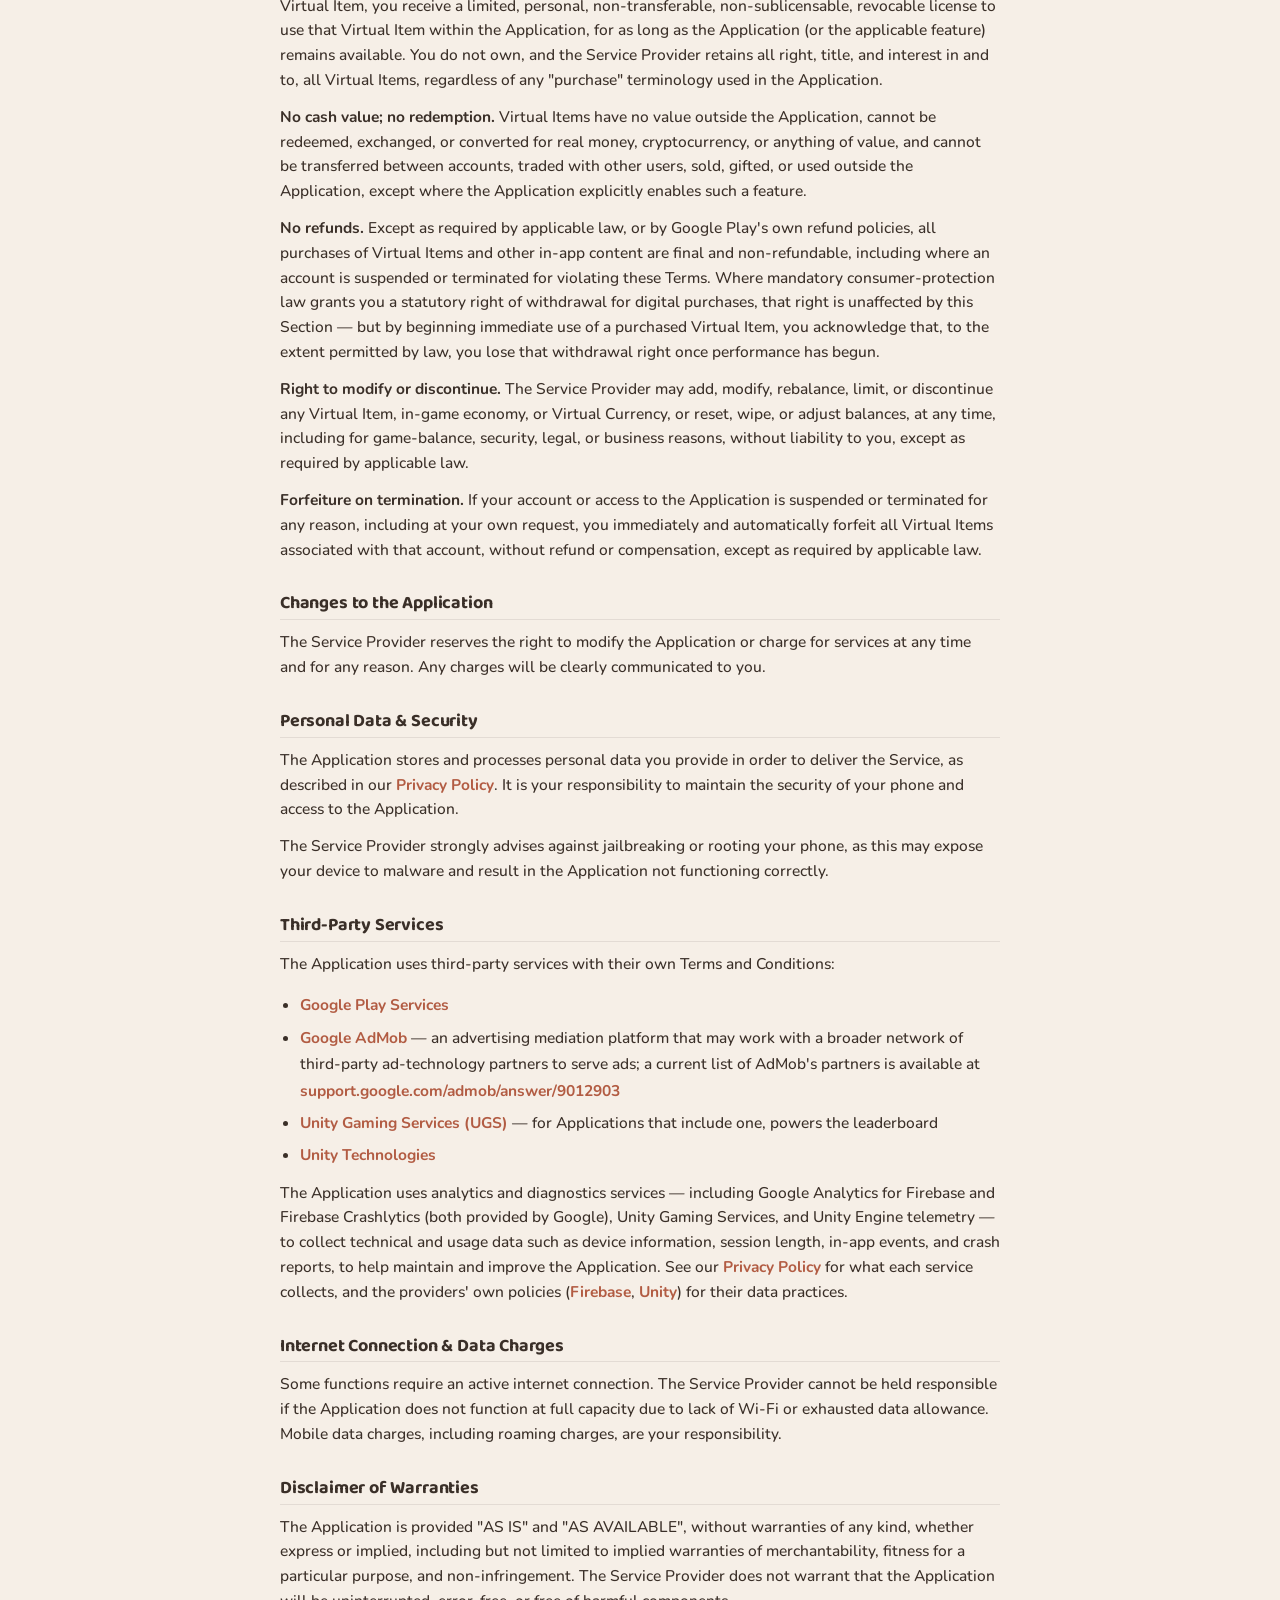
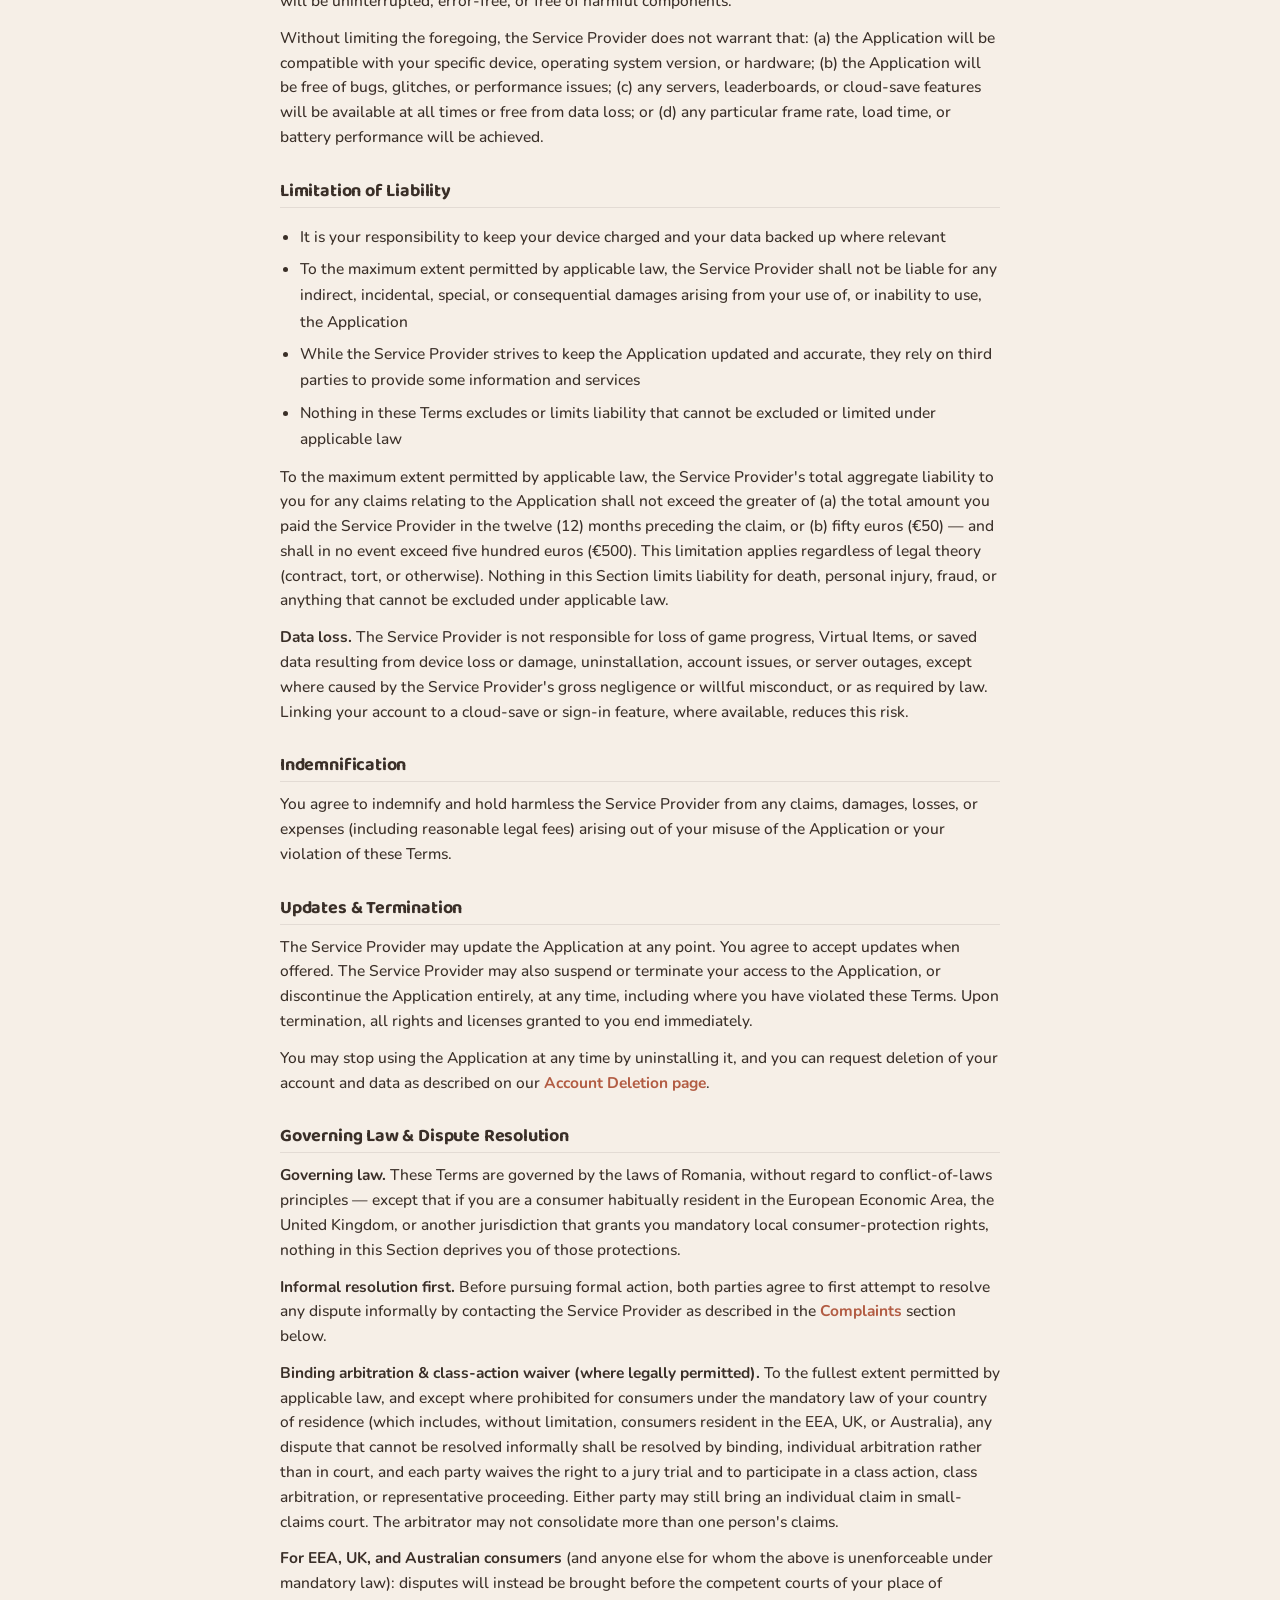
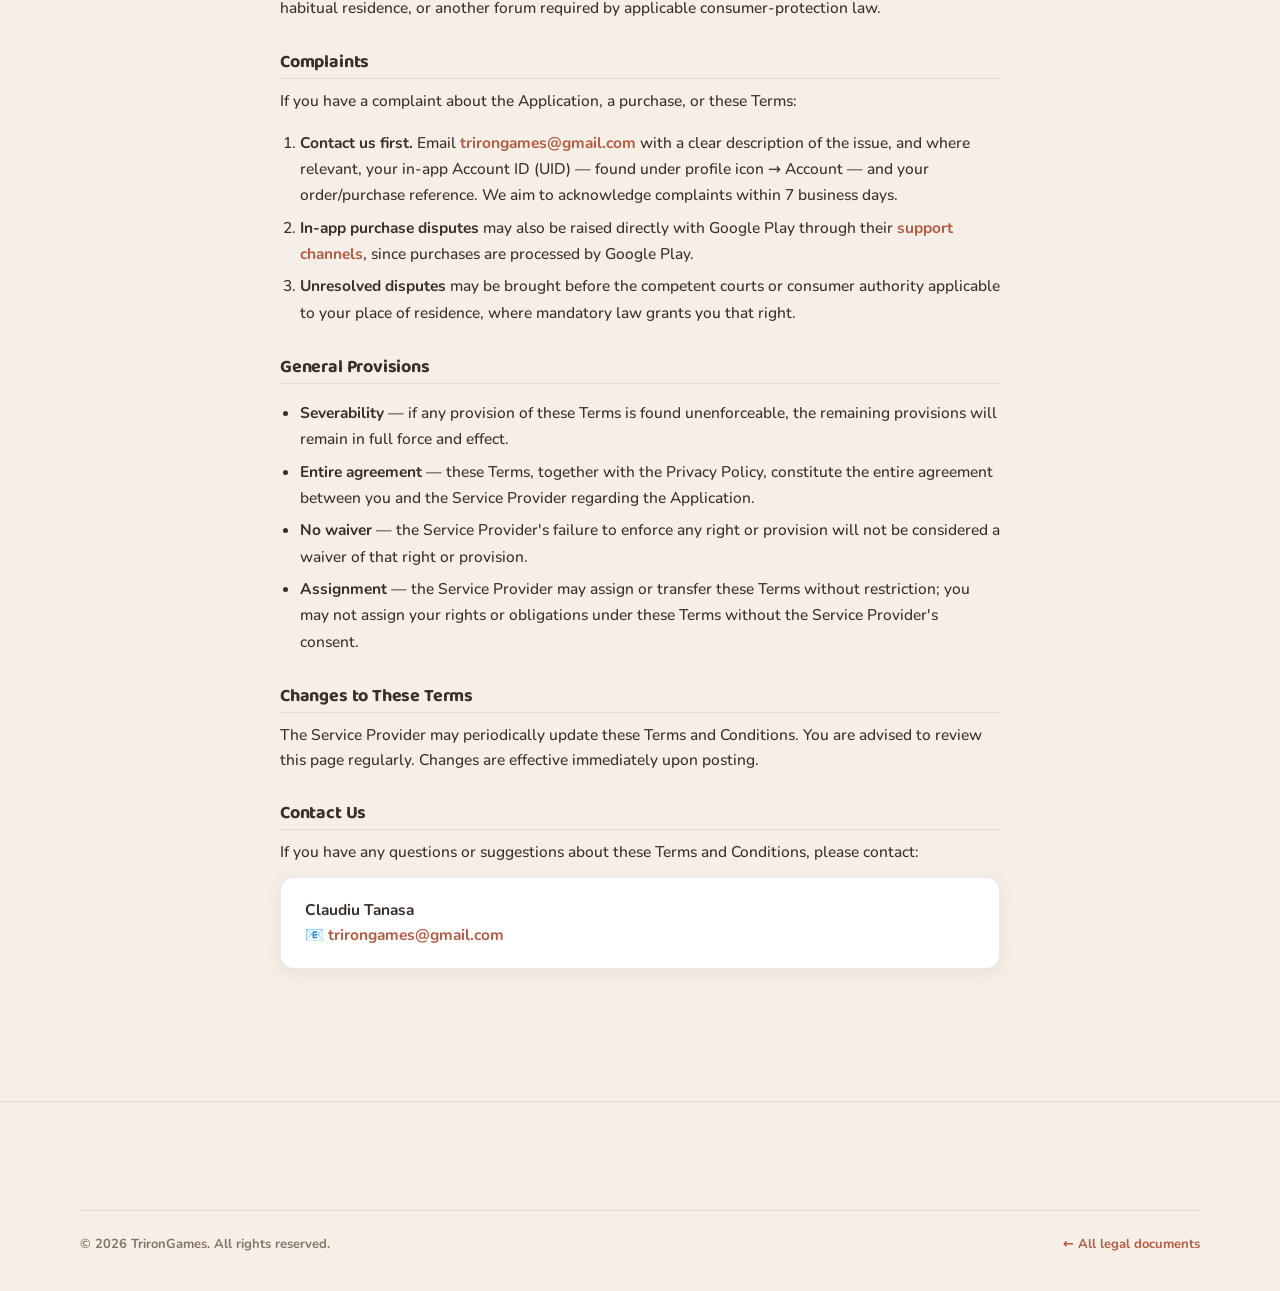
<file: legal/terms.html>
<!DOCTYPE html>
<html lang="en">
<head>
<meta charset="UTF-8">
<meta name="viewport" content="width=device-width, initial-scale=1.0">
<title>Terms &amp; Conditions — TrironGames</title>
<meta name="description" content="Terms and conditions for all TrironGames apps, including Color Boom and Animals Merge: the rules for using our apps, purchases, and your rights.">
<meta name="theme-color" content="#F97A2E">
<link rel="canonical" href="https://yuseres.github.io/trirongames/legal/terms.html">
<meta property="og:type" content="website">
<meta property="og:site_name" content="TrironGames">
<meta property="og:title" content="Terms &amp; Conditions — TrironGames">
<meta property="og:description" content="The rules for using our apps, purchases, and your rights.">
<meta property="og:url" content="https://yuseres.github.io/trirongames/legal/terms.html">
<meta property="og:image" content="https://yuseres.github.io/trirongames/assets/TrironGamesLogo2.png">
<meta name="twitter:card" content="summary">
<link rel="icon" href="../favicon.ico" sizes="any">
<link rel="icon" type="image/png" href="../assets/TrironGamesLogo2.png">
<link href="https://fonts.googleapis.com/css2?family=Baloo+2:wght@600;700;800&family=Nunito:wght@400;500;600;700;800&display=swap" rel="stylesheet">
<link rel="stylesheet" href="../assets/site.css">
<style>
  * { box-sizing: border-box; }
  body { font-family: var(--font-body); background: var(--bg); color: var(--ink); line-height: 1.7; margin:0; }
  .legal-wrap { max-width: 760px; margin: 0 auto; padding: 0 20px 60px; }
  .legal-page-header { padding: 44px 0 30px; border-bottom: 1px solid var(--line); margin-bottom: 36px; }
  .app-name { font-family: var(--font-display); font-size: 13px; font-weight: 700; letter-spacing: .6px; text-transform: uppercase; color: var(--primary); margin-bottom: 8px; }
  .legal-page-header h1 { font-size: 30px; margin-bottom: 8px; }
  .meta { font-size: 14px; color: var(--ink-2); font-weight: 700; }
  section { margin-bottom: 32px; }
  h2 { font-family: var(--font-display); font-size: 18px; font-weight: 700; color: var(--ink); margin-bottom: 10px; padding-bottom: 6px; border-bottom: 1px solid var(--line); }
  h3 { font-family: var(--font-display); font-size: 15.5px; font-weight: 700; color: var(--ink); margin: 16px 0 6px; }
  p { font-size: 15.5px; color: var(--ink); font-weight: 500; margin-bottom: 12px; }
  ul, ol { padding-left: 20px; margin-bottom: 12px; }
  li { font-size: 15.5px; color: var(--ink); font-weight: 500; margin-bottom: 6px; }
  a { color: var(--primary); text-decoration: none; font-weight: 700; }
  a:hover { text-decoration: underline; }
  .contact-box { background: var(--card); border: 1px solid var(--line); border-radius: 14px; padding: 20px 24px; margin-top: 8px; box-shadow: var(--shadow-sm); }
  .contact-box p { margin: 0; }
  .notice { background: var(--card-2); border: 1px solid var(--line); border-radius: 14px; padding: 16px 20px; margin-bottom: 24px; }
  .notice p { margin: 0; font-size: 14.5px; color: var(--ink); }
  .badge { display: inline-block; background: var(--primary); color: #fff; font-size: 11px; font-weight: 700; padding: 2px 9px; border-radius: 20px; margin-left: 8px; vertical-align: middle; }
  .toc { background: var(--card); border: 1px solid var(--line); border-radius: 14px; padding: 20px 24px; columns: 2; column-gap: 24px; box-shadow: var(--shadow-sm); }
  .toc li { font-size: 14px; margin-bottom: 8px; break-inside: avoid; }
  .toc a { font-weight: 700; }
  @media (max-width: 480px) { .toc { columns: 1; } }
</style>
</head>
<body>

<nav class="site-nav">
  <div class="wrap">
    <div class="nav-inner">
      <a class="site-brand" href="../index.html">
        <span class="mark"><img src="../assets/trirongames-icon.png" alt="" /></span>
        <span>TrironGames</span>
      </a>
      <div class="site-nav-links">
        <a href="../index.html#games">Games</a>
        <a href="../index.html#studio">Studio</a>
        <a href="../legal/index.html">Legal</a>
        <a href="mailto:trirongames@gmail.com">Contact</a>
      </div>
    </div>
  </div>
</nav>
<div class="legal-wrap">
  <header class="legal-page-header">
    <div class="app-name">TrironGames</div>
    <h1>Terms &amp; Conditions</h1>
    <p class="meta">Effective date: May 20, 2026 &nbsp;·&nbsp; Last updated: September 3, 2026</p>
  </header>
<div class="notice">
    <p>By downloading or using any application published by TrironGames — currently Color Boom and Animals Merge, and any future TrironGames application — you automatically agree to these terms. Please read them carefully before using the app.</p>
  </div>

  <section>
    <h2>Table of Contents</h2>
    <ul class="toc">
      <li><a href="#intro">Introduction</a></li>
      <li><a href="#eligibility">Eligibility</a></li>
      <li><a href="#ip">Intellectual Property</a></li>
      <li><a href="#acceptable-use">Acceptable Use</a></li>
      <li><a href="#advertising">Advertising</a></li>
      <li><a href="#iap">In-App Purchases</a></li>
      <li><a href="#virtual-goods">Virtual Items &amp; Virtual Currency</a></li>
      <li><a href="#changes-app">Changes to the Application</a></li>
      <li><a href="#personal-data">Personal Data &amp; Security</a></li>
      <li><a href="#third-party">Third-Party Services</a></li>
      <li><a href="#internet">Internet Connection &amp; Data Charges</a></li>
      <li><a href="#warranty">Disclaimer of Warranties</a></li>
      <li><a href="#liability">Limitation of Liability</a></li>
      <li><a href="#indemnity">Indemnification</a></li>
      <li><a href="#termination">Updates &amp; Termination</a></li>
      <li><a href="#governing-law">Governing Law &amp; Dispute Resolution</a></li>
      <li><a href="#complaints">Complaints</a></li>
      <li><a href="#general">General Provisions</a></li>
      <li><a href="#changes-terms">Changes to These Terms</a></li>
      <li><a href="#contact">Contact Us</a></li>
    </ul>
  </section>

  <section id="intro">
    <p>These terms and conditions apply to all mobile applications published by <strong>TrironGames</strong>, developed by <strong>Claudiu Tanasa</strong> (the "Service Provider") — currently <strong>Color Boom</strong> and <strong>Animals Merge</strong>, and any future TrironGames application — each a Freemium service (each, an "Application").</p>
  </section>

  <section id="eligibility">
    <h2>Eligibility</h2>
    <p>Eligibility differs by Application:</p>
    <ul>
      <li><strong>Color Boom</strong> is directed to a general (adult) audience and is not intended for anyone under the age of 13. By using it you represent that you are at least 13 years old.</li>
      <li><strong>Animals Merge</strong> is offered to a general audience that includes children (a "mixed audience" under Google Play's Families policy). It shows a neutral age screen on first launch and applies age-appropriate data and advertising treatment as described in the Children's Privacy section of our <a href="privacy-policy.html">Privacy Policy</a>.</li>
    </ul>
    <p>If you are under the age of majority in your jurisdiction, you should use any Application only with your parent or guardian's permission. Parents and guardians are responsible for supervising a child's use of the Application, including any in-app purchases (see the In-App Purchases section below).</p>
  </section>

  <section id="ip">
    <h2>Intellectual Property</h2>
    <p>Unauthorized copying or modification of the Application, any part of the Application, or our trademarks is strictly prohibited. The following are not permitted:</p>
    <ul>
      <li>Extracting the source code of the Application</li>
      <li>Translating the Application into other languages</li>
      <li>Creating derivative versions</li>
    </ul>
    <p>All trademarks, copyrights, database rights, and other intellectual property rights remain the property of the Service Provider.</p>
    <p>More specifically, you agree not to, and not to permit or assist any third party to:</p>
    <ul>
      <li>Reverse engineer, decompile, disassemble, or otherwise attempt to derive the source code, underlying ideas, algorithms, or data structures of the Application;</li>
      <li>Extract, rip, scrape, or otherwise copy any visual, audio, or data assets — including vector/SVG graphics, illustrations, sprites, or animations — from the Application for use outside the Application;</li>
      <li>Clone, imitate, or create a substantially similar application, user interface, or game mechanic based on the Application;</li>
      <li>Remove, obscure, or alter any copyright, trademark, or other proprietary notice within the Application;</li>
      <li>Operate or facilitate any unauthorized private server, emulator, or modified client for the Application;</li>
      <li>Use the "TrironGames" name, any Application name, or any associated logo or trademark without prior written permission.</li>
    </ul>
    <p>Any unauthorized use of the above immediately terminates the limited license granted to you under these Terms.</p>
    <p><strong>Reporting infringement.</strong> If you believe your intellectual property has been used in the Application without authorization, or if you become aware of a third party infringing the Service Provider's intellectual property, contact <a href="mailto:trirongames@gmail.com">trirongames@gmail.com</a> with enough detail to identify the material.</p>
  </section>

  <section id="acceptable-use">
    <h2>Acceptable Use</h2>
    <p>When using the Application, you agree not to:</p>
    <ul>
      <li>Use cheats, exploits, automation software, bots, hacks, mods, or any unauthorized third-party software to modify or interfere with the Application</li>
      <li>Where an Application includes a leaderboard, choose a display name that is offensive, impersonates another person, or infringes a third party's rights</li>
      <li>Attempt to disrupt, overload, or gain unauthorized access to the Application, its servers, or the accounts of other users</li>
      <li>Use the Application for any unlawful purpose</li>
    </ul>
    <p>The Service Provider may remove leaderboard entries, where applicable, or suspend or terminate accounts that violate this section, at its reasonable discretion.</p>
  </section>

  <section id="advertising">
    <h2>Advertising <span class="badge">Freemium</span></h2>
    <p>The Application is free to use and is supported by advertisements. By using the Application, you agree to the display of ads served by third-party networks including Google AdMob. These ads help fund the continued development of the Application. For Applications offered to a mixed audience (such as Animals Merge), and for users identified as below the age of digital consent, advertising is limited to non-personalized, contextual ads as described in our <a href="privacy-policy.html">Privacy Policy</a>.</p>
  </section>

  <section id="iap">
    <h2>In-App Purchases <span class="badge">Freemium</span></h2>
    <p>The Application offers optional in-app purchases to unlock premium content, remove ads, or access additional features. All purchases are:</p>
    <ul>
      <li>Processed securely through Google Play</li>
      <li>Non-refundable except where required by applicable law</li>
      <li>Subject to <a href="https://play.google.com/about/play-terms/" target="_blank">Google Play's Terms of Service</a></li>
    </ul>
    <p>The Service Provider reserves the right to modify pricing and available purchases at any time. Any changes will be clearly communicated within the Application.</p>
  </section>

  <section id="virtual-goods">
    <h2>Virtual Items &amp; Virtual Currency</h2>
    <p>Some Applications may offer virtual currency (e.g., "Coins" or "Gems") and virtual items (collectively, "Virtual Items") for use within the Application.</p>
    <p><strong>License, not ownership.</strong> Virtual Items have no monetary value and are not currency, property, or a financial instrument of any kind — whether obtained for free or purchased. When you acquire a Virtual Item, you receive a limited, personal, non-transferable, non-sublicensable, revocable license to use that Virtual Item within the Application, for as long as the Application (or the applicable feature) remains available. You do not own, and the Service Provider retains all right, title, and interest in and to, all Virtual Items, regardless of any "purchase" terminology used in the Application.</p>
    <p><strong>No cash value; no redemption.</strong> Virtual Items have no value outside the Application, cannot be redeemed, exchanged, or converted for real money, cryptocurrency, or anything of value, and cannot be transferred between accounts, traded with other users, sold, gifted, or used outside the Application, except where the Application explicitly enables such a feature.</p>
    <p><strong>No refunds.</strong> Except as required by applicable law, or by Google Play's own refund policies, all purchases of Virtual Items and other in-app content are final and non-refundable, including where an account is suspended or terminated for violating these Terms. Where mandatory consumer-protection law grants you a statutory right of withdrawal for digital purchases, that right is unaffected by this Section — but by beginning immediate use of a purchased Virtual Item, you acknowledge that, to the extent permitted by law, you lose that withdrawal right once performance has begun.</p>
    <p><strong>Right to modify or discontinue.</strong> The Service Provider may add, modify, rebalance, limit, or discontinue any Virtual Item, in-game economy, or Virtual Currency, or reset, wipe, or adjust balances, at any time, including for game-balance, security, legal, or business reasons, without liability to you, except as required by applicable law.</p>
    <p><strong>Forfeiture on termination.</strong> If your account or access to the Application is suspended or terminated for any reason, including at your own request, you immediately and automatically forfeit all Virtual Items associated with that account, without refund or compensation, except as required by applicable law.</p>
  </section>

  <section id="changes-app">
    <h2>Changes to the Application</h2>
    <p>The Service Provider reserves the right to modify the Application or charge for services at any time and for any reason. Any charges will be clearly communicated to you.</p>
  </section>

  <section id="personal-data">
    <h2>Personal Data &amp; Security</h2>
    <p>The Application stores and processes personal data you provide in order to deliver the Service, as described in our <a href="privacy-policy.html">Privacy Policy</a>. It is your responsibility to maintain the security of your phone and access to the Application.</p>
    <p>The Service Provider strongly advises against jailbreaking or rooting your phone, as this may expose your device to malware and result in the Application not functioning correctly.</p>
  </section>

  <section id="third-party">
    <h2>Third-Party Services</h2>
    <p>The Application uses third-party services with their own Terms and Conditions:</p>
    <ul>
      <li><a href="https://policies.google.com/terms" target="_blank">Google Play Services</a></li>
      <li><a href="https://policies.google.com/terms" target="_blank">Google AdMob</a> — an advertising mediation platform that may work with a broader network of third-party ad-technology partners to serve ads; a current list of AdMob's partners is available at <a href="https://support.google.com/admob/answer/9012903" target="_blank">support.google.com/admob/answer/9012903</a></li>
      <li><a href="https://unity.com/legal/terms-of-service" target="_blank">Unity Gaming Services (UGS)</a> — for Applications that include one, powers the leaderboard</li>
      <li><a href="https://unity3d.com/legal/terms-of-service" target="_blank">Unity Technologies</a></li>
    </ul>
    <p>The Application uses analytics and diagnostics services — including Google Analytics for Firebase and Firebase Crashlytics (both provided by Google), Unity Gaming Services, and Unity Engine telemetry — to collect technical and usage data such as device information, session length, in-app events, and crash reports, to help maintain and improve the Application. See our <a href="privacy-policy.html">Privacy Policy</a> for what each service collects, and the providers' own policies (<a href="https://firebase.google.com/support/privacy" target="_blank">Firebase</a>, <a href="https://unity3d.com/legal/privacy-policy" target="_blank">Unity</a>) for their data practices.</p>
  </section>

  <section id="internet">
    <h2>Internet Connection &amp; Data Charges</h2>
    <p>Some functions require an active internet connection. The Service Provider cannot be held responsible if the Application does not function at full capacity due to lack of Wi-Fi or exhausted data allowance. Mobile data charges, including roaming charges, are your responsibility.</p>
  </section>

  <section id="warranty">
    <h2>Disclaimer of Warranties</h2>
    <p>The Application is provided "AS IS" and "AS AVAILABLE", without warranties of any kind, whether express or implied, including but not limited to implied warranties of merchantability, fitness for a particular purpose, and non-infringement. The Service Provider does not warrant that the Application will be uninterrupted, error-free, or free of harmful components.</p>
    <p>Without limiting the foregoing, the Service Provider does not warrant that: (a) the Application will be compatible with your specific device, operating system version, or hardware; (b) the Application will be free of bugs, glitches, or performance issues; (c) any servers, leaderboards, or cloud-save features will be available at all times or free from data loss; or (d) any particular frame rate, load time, or battery performance will be achieved.</p>
  </section>

  <section id="liability">
    <h2>Limitation of Liability</h2>
    <ul>
      <li>It is your responsibility to keep your device charged and your data backed up where relevant</li>
      <li>To the maximum extent permitted by applicable law, the Service Provider shall not be liable for any indirect, incidental, special, or consequential damages arising from your use of, or inability to use, the Application</li>
      <li>While the Service Provider strives to keep the Application updated and accurate, they rely on third parties to provide some information and services</li>
      <li>Nothing in these Terms excludes or limits liability that cannot be excluded or limited under applicable law</li>
    </ul>
    <p>To the maximum extent permitted by applicable law, the Service Provider's total aggregate liability to you for any claims relating to the Application shall not exceed the greater of (a) the total amount you paid the Service Provider in the twelve (12) months preceding the claim, or (b) fifty euros (€50) — and shall in no event exceed five hundred euros (€500). This limitation applies regardless of legal theory (contract, tort, or otherwise). Nothing in this Section limits liability for death, personal injury, fraud, or anything that cannot be excluded under applicable law.</p>
    <p><strong>Data loss.</strong> The Service Provider is not responsible for loss of game progress, Virtual Items, or saved data resulting from device loss or damage, uninstallation, account issues, or server outages, except where caused by the Service Provider's gross negligence or willful misconduct, or as required by law. Linking your account to a cloud-save or sign-in feature, where available, reduces this risk.</p>
  </section>

  <section id="indemnity">
    <h2>Indemnification</h2>
    <p>You agree to indemnify and hold harmless the Service Provider from any claims, damages, losses, or expenses (including reasonable legal fees) arising out of your misuse of the Application or your violation of these Terms.</p>
  </section>

  <section id="termination">
    <h2>Updates &amp; Termination</h2>
    <p>The Service Provider may update the Application at any point. You agree to accept updates when offered. The Service Provider may also suspend or terminate your access to the Application, or discontinue the Application entirely, at any time, including where you have violated these Terms. Upon termination, all rights and licenses granted to you end immediately.</p>
    <p>You may stop using the Application at any time by uninstalling it, and you can request deletion of your account and data as described on our <a href="delete-account.html">Account Deletion page</a>.</p>
  </section>

  <section id="governing-law">
    <h2>Governing Law &amp; Dispute Resolution</h2>
    <p><strong>Governing law.</strong> These Terms are governed by the laws of Romania, without regard to conflict-of-laws principles — except that if you are a consumer habitually resident in the European Economic Area, the United Kingdom, or another jurisdiction that grants you mandatory local consumer-protection rights, nothing in this Section deprives you of those protections.</p>
    <p><strong>Informal resolution first.</strong> Before pursuing formal action, both parties agree to first attempt to resolve any dispute informally by contacting the Service Provider as described in the <a href="#complaints">Complaints</a> section below.</p>
    <p><strong>Binding arbitration &amp; class-action waiver (where legally permitted).</strong> To the fullest extent permitted by applicable law, and except where prohibited for consumers under the mandatory law of your country of residence (which includes, without limitation, consumers resident in the EEA, UK, or Australia), any dispute that cannot be resolved informally shall be resolved by binding, individual arbitration rather than in court, and each party waives the right to a jury trial and to participate in a class action, class arbitration, or representative proceeding. Either party may still bring an individual claim in small-claims court. The arbitrator may not consolidate more than one person's claims.</p>
    <p><strong>For EEA, UK, and Australian consumers</strong> (and anyone else for whom the above is unenforceable under mandatory law): disputes will instead be brought before the competent courts of your place of habitual residence, or another forum required by applicable consumer-protection law.</p>
  </section>

  <section id="complaints">
    <h2>Complaints</h2>
    <p>If you have a complaint about the Application, a purchase, or these Terms:</p>
    <ol>
      <li><strong>Contact us first.</strong> Email <a href="mailto:trirongames@gmail.com">trirongames@gmail.com</a> with a clear description of the issue, and where relevant, your in-app Account ID (UID) — found under profile icon → Account — and your order/purchase reference. We aim to acknowledge complaints within 7 business days.</li>
      <li><strong>In-app purchase disputes</strong> may also be raised directly with Google Play through their <a href="https://support.google.com/googleplay" target="_blank">support channels</a>, since purchases are processed by Google Play.</li>
      <li><strong>Unresolved disputes</strong> may be brought before the competent courts or consumer authority applicable to your place of residence, where mandatory law grants you that right.</li>
    </ol>
  </section>

  <section id="general">
    <h2>General Provisions</h2>
    <ul>
      <li><strong>Severability</strong> — if any provision of these Terms is found unenforceable, the remaining provisions will remain in full force and effect.</li>
      <li><strong>Entire agreement</strong> — these Terms, together with the Privacy Policy, constitute the entire agreement between you and the Service Provider regarding the Application.</li>
      <li><strong>No waiver</strong> — the Service Provider's failure to enforce any right or provision will not be considered a waiver of that right or provision.</li>
      <li><strong>Assignment</strong> — the Service Provider may assign or transfer these Terms without restriction; you may not assign your rights or obligations under these Terms without the Service Provider's consent.</li>
    </ul>
  </section>

  <section id="changes-terms">
    <h2>Changes to These Terms</h2>
    <p>The Service Provider may periodically update these Terms and Conditions. You are advised to review this page regularly. Changes are effective immediately upon posting.</p>
  </section>

  <section id="contact">
    <h2>Contact Us</h2>
    <p>If you have any questions or suggestions about these Terms and Conditions, please contact:</p>
    <div class="contact-box">
      <p><strong>Claudiu Tanasa</strong><br>
      📧 <a href="mailto:trirongames@gmail.com">trirongames@gmail.com</a></p>
    </div>
  </section>
</div>

<footer class="site-footer">
  <div class="wrap">
    <div class="footer-bot">
      <span>© 2026 TrironGames. All rights reserved.</span>
      <span><a href="index.html">← All legal documents</a></span>
    </div>
  </div>
</footer>
</body>
</html>
</file>
<file: assets/site.css>
/* assets/site.css — shared design tokens & chrome for TrironGames site
   (studio home + game pages + legal pages). Fonts: Baloo 2 (display) + Nunito.

   The studio shell is a soft pastel-neutral cream so that each game's own
   accent leads. Studio chrome (nav, buttons, eyebrows) uses a muted clay
   `--primary`; individual game cards/sections override `--game-accent` to
   paint themselves in their own colour. */

:root {
  --bg:        #F6EFE7;
  --bg-2:      #EFE4D8;
  --card:      #FFFFFF;
  --card-2:    #F5ECE2;
  --ink:       #3A2F28;
  --ink-2:     #857567;
  --ink-3:     #B4A597;
  --line:      rgba(58,44,40,.10);
  --line-2:    rgba(58,44,40,.16);

  /* Studio accent — muted clay, de-branded from Color Boom's pure orange */
  --primary:   #B25C43;
  --primary-2: #CE7A5C;
  --primary-ink: #FFFFFF;

  /* Per-game accent: defaults to the studio clay, overridden inline with
     style="--game-accent:#…" on a game card or section. */
  --game-accent: var(--primary);

  --shadow-sm: 0 4px 16px rgba(120,90,70,.10);
  --shadow-md: 0 20px 44px -16px rgba(120,90,70,.24);
  --shadow-lg: 0 48px 90px -28px rgba(105,78,60,.34);
  --shadow-pop: 0 16px 32px -10px rgba(178,92,67,.34);

  --r-sm: 14px;
  --r-md: 22px;
  --r-lg: 32px;
  --r-xl: 44px;

  --font-display: "Baloo 2", system-ui, sans-serif;
  --font-body: "Nunito", system-ui, sans-serif;
}

*, *::before, *::after { box-sizing: border-box; }
html { scroll-behavior: smooth; }
body {
  margin: 0;
  font-family: var(--font-body);
  font-weight: 600;
  color: var(--ink);
  background: var(--bg);
  -webkit-font-smoothing: antialiased;
}
h1, h2, h3, h4 { font-family: var(--font-display); font-weight: 800; margin: 0; line-height: 1.05; letter-spacing: -.01em; }
p { margin: 0; line-height: 1.6; }
a { color: var(--primary); text-decoration: none; }
a:hover { color: var(--primary-2); }
img { display: block; max-width: 100%; }
button { font-family: inherit; cursor: pointer; }
::selection { background: var(--primary); color: #fff; }

.wrap { width: min(1120px, 92vw); margin: 0 auto; }
.section { padding: clamp(56px, 8vw, 110px) 0; }
.eyebrow {
  font-family: var(--font-display); font-weight: 700;
  font-size: 13px; letter-spacing: .14em; text-transform: uppercase;
  color: var(--primary); display: inline-flex; align-items: center; gap: 8px;
}
.eyebrow::before { content: ""; width: 22px; height: 3px; border-radius: 2px; background: var(--primary); }

/* ---------- Nav ---------- */
.site-nav { position: sticky; top: 0; z-index: 100; padding: 14px 0; }
.site-nav .nav-inner {
  display: flex; align-items: center; gap: 18px;
  padding: 11px 12px 11px 20px; border-radius: 999px;
  background: color-mix(in srgb, var(--bg) 74%, transparent);
  -webkit-backdrop-filter: blur(16px) saturate(150%); backdrop-filter: blur(16px) saturate(150%);
  border: 1px solid var(--line); box-shadow: var(--shadow-sm);
}
.site-brand { display: flex; align-items: center; gap: 11px; font-family: var(--font-display); font-weight: 800; font-size: 20px; }
.site-brand .mark {
  width: 40px; height: 40px;
  display: grid; place-items: center; font-size: 19px; color: #fff;
}
.site-brand .mark img { width: 100%; height: 100%; object-fit: contain; display: block; }
.site-nav-links { display: flex; gap: 4px; margin-left: auto; align-items: center; }
.site-nav-links a { font-weight: 700; font-size: 14.5px; color: var(--ink-2); padding: 9px 15px; border-radius: 999px; transition: .2s; }
.site-nav-links a:hover { color: var(--ink); background: rgba(255,255,255,.6); }
.site-nav-links .cta {
  border: none; color: #fff; font-weight: 800; font-size: 14.5px;
  padding: 11px 22px; border-radius: 999px;
  background: linear-gradient(150deg, var(--primary-2), var(--primary));
  box-shadow: var(--shadow-pop);
}
@media (max-width: 720px) { .site-nav-links a:not(.cta) { display: none; } }

/* ---------- Buttons ---------- */
.btn {
  display: inline-flex; align-items: center; gap: 9px; border: none;
  font-family: var(--font-display); font-weight: 700; font-size: 16px;
  padding: 14px 26px; border-radius: 999px; transition: transform .25s cubic-bezier(.34,1.56,.64,1);
}
.btn-primary { color: #fff; background: linear-gradient(150deg, var(--primary-2), var(--primary)); box-shadow: var(--shadow-pop); }
.btn-primary:hover { transform: translateY(-3px) scale(1.02); }
.btn-ghost { background: var(--card); color: var(--ink); box-shadow: var(--shadow-sm); border: 1px solid var(--line); }
.btn-ghost:hover { transform: translateY(-3px); }

/* ---------- Footer (shared) ---------- */
.site-footer { padding: 64px 0 36px; border-top: 1px solid var(--line); margin-top: 40px; }
.site-footer .footer-top { display: grid; grid-template-columns: 1.5fr 1fr 1fr 1fr; gap: 30px; }
.site-footer .footer-brand p { color: var(--ink-2); font-size: .96rem; max-width: 30ch; margin-top: 14px; }
.site-footer h4 { font-family: var(--font-display); font-size: 13.5px; letter-spacing: .04em; margin-bottom: 14px; }
.site-footer ul { list-style: none; padding: 0; margin: 0; display: flex; flex-direction: column; gap: 9px; }
.site-footer ul a { color: var(--ink-2); font-weight: 700; font-size: 14px; }
.site-footer ul a:hover { color: var(--primary); }
.site-footer .footer-bot {
  display: flex; flex-wrap: wrap; justify-content: space-between; gap: 12px; align-items: center;
  margin-top: 44px; padding-top: 22px; border-top: 1px solid var(--line);
  color: var(--ink-2); font-size: 13px; font-weight: 700;
}
@media (max-width: 720px) { .site-footer .footer-top { grid-template-columns: 1fr 1fr; } }

/* ---------- Cards ---------- */
.card {
  background: var(--card); border-radius: var(--r-lg); box-shadow: var(--shadow-sm);
  border: 1px solid var(--line);
}
</file>
